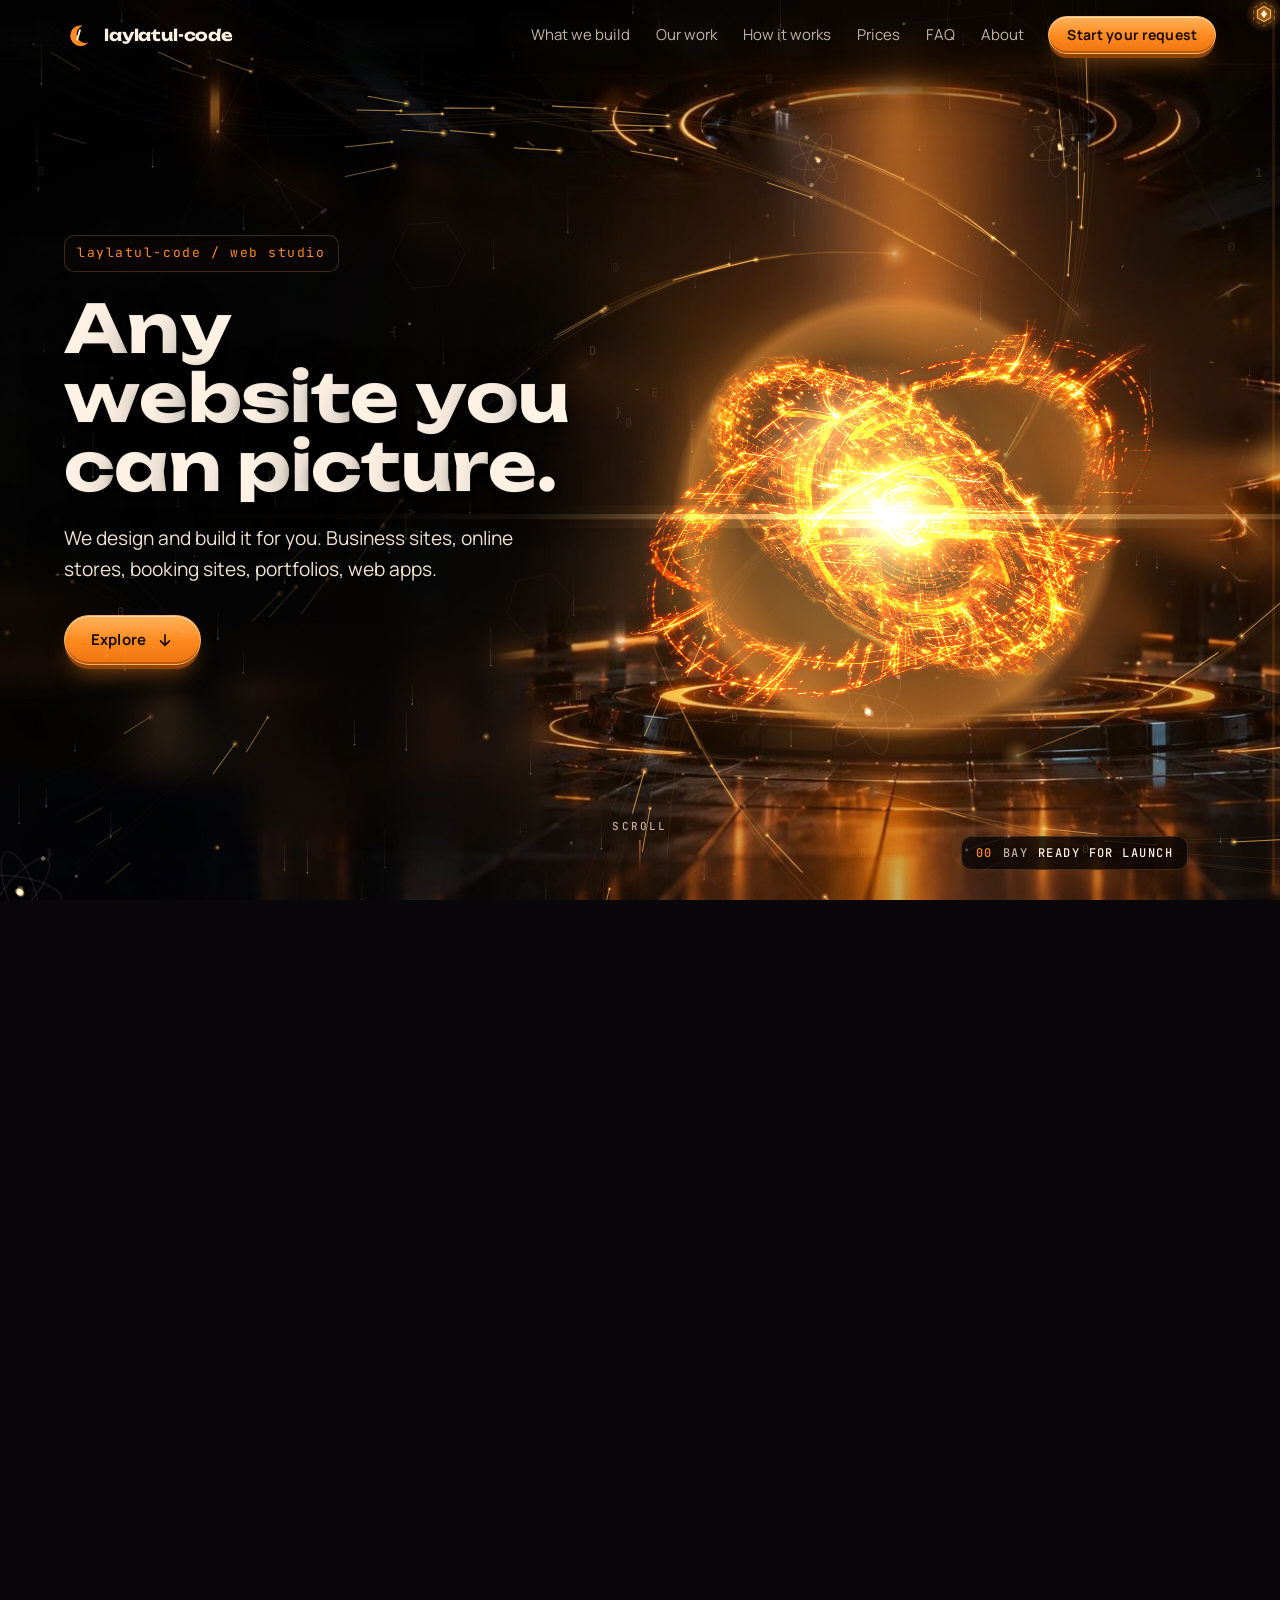
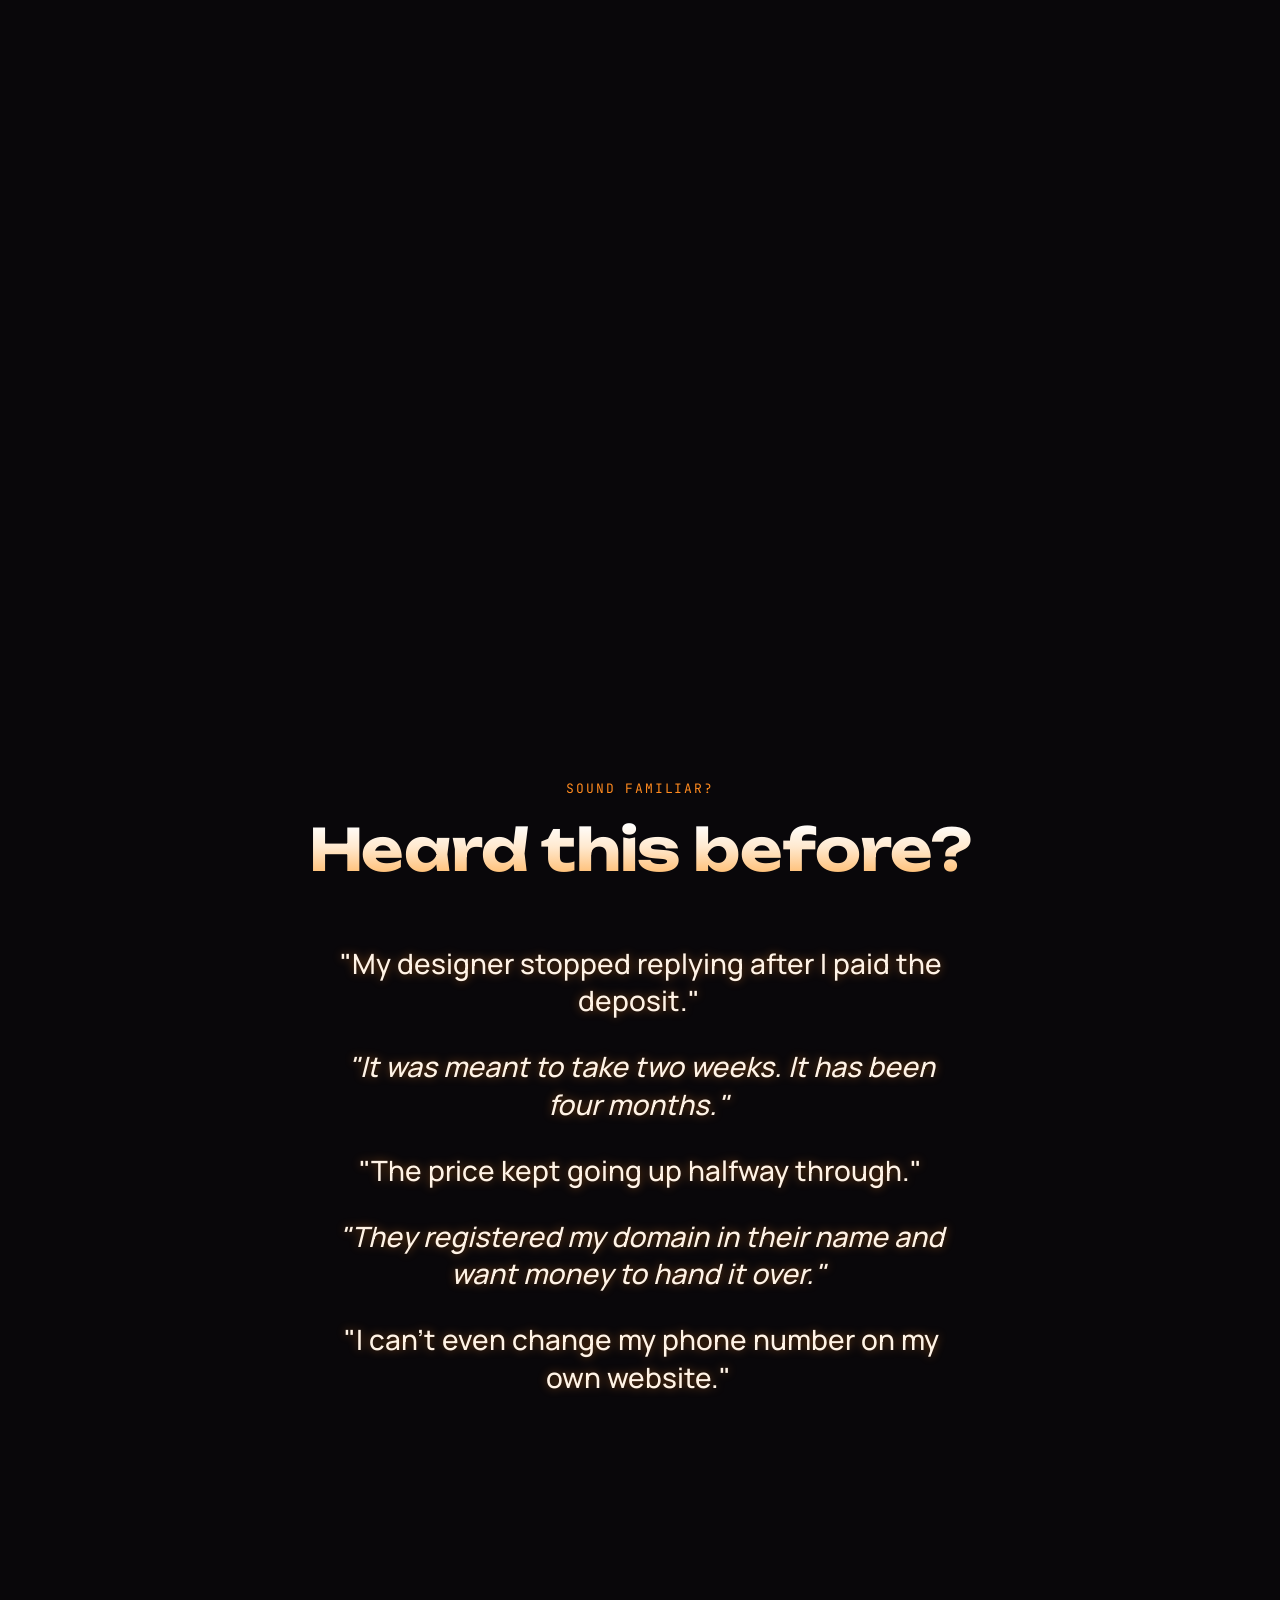
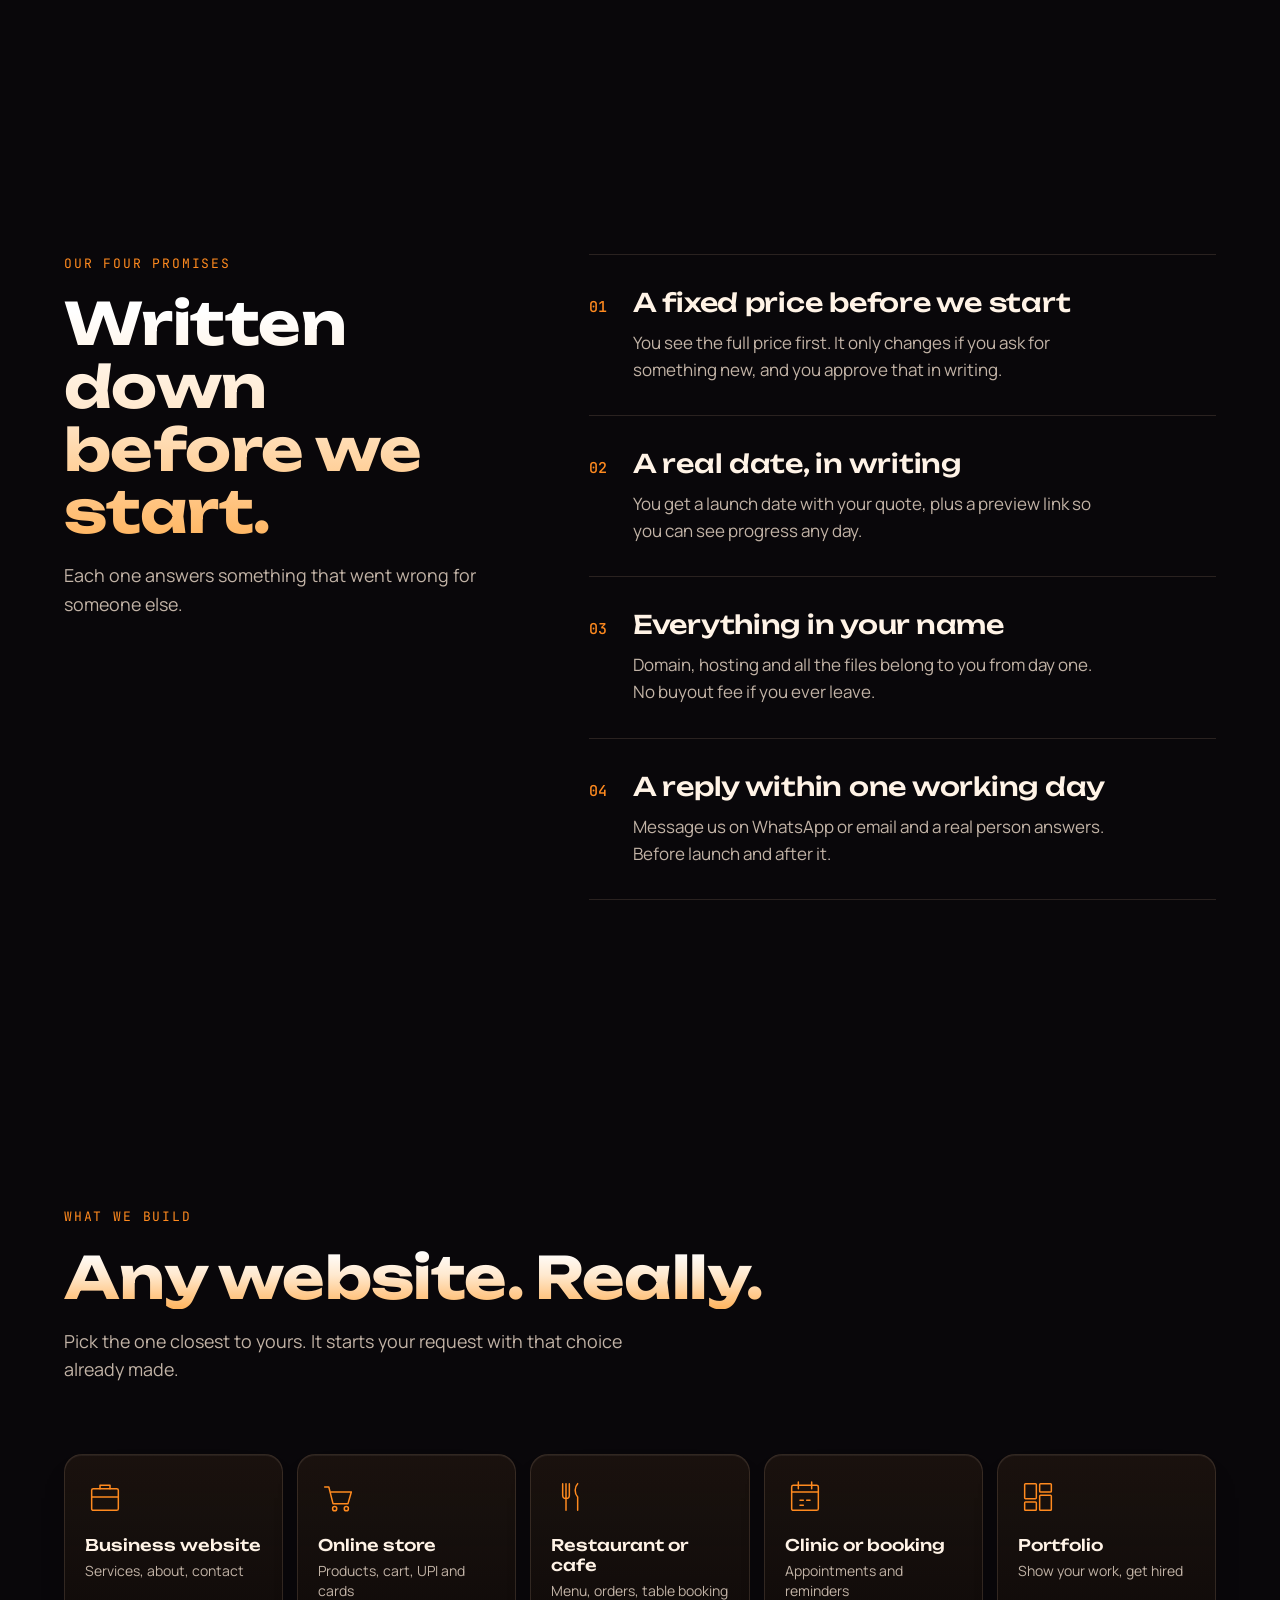
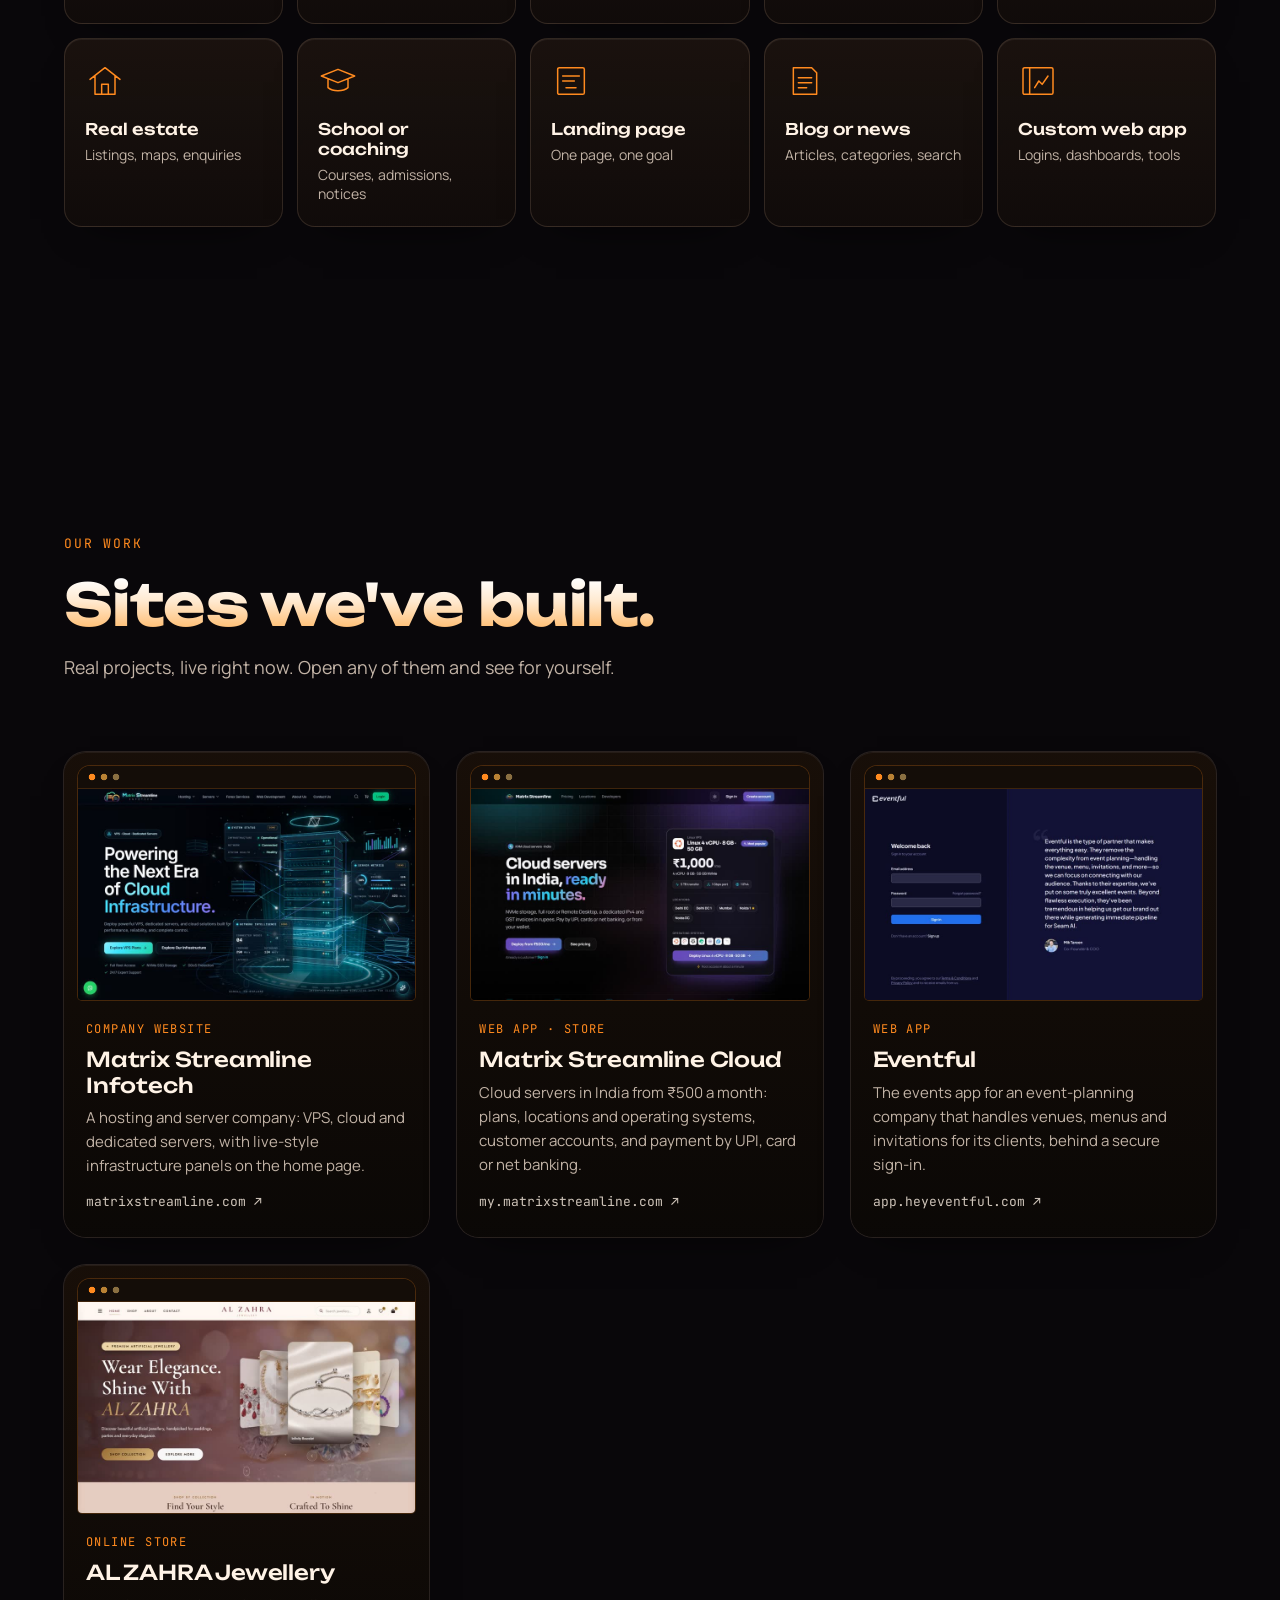
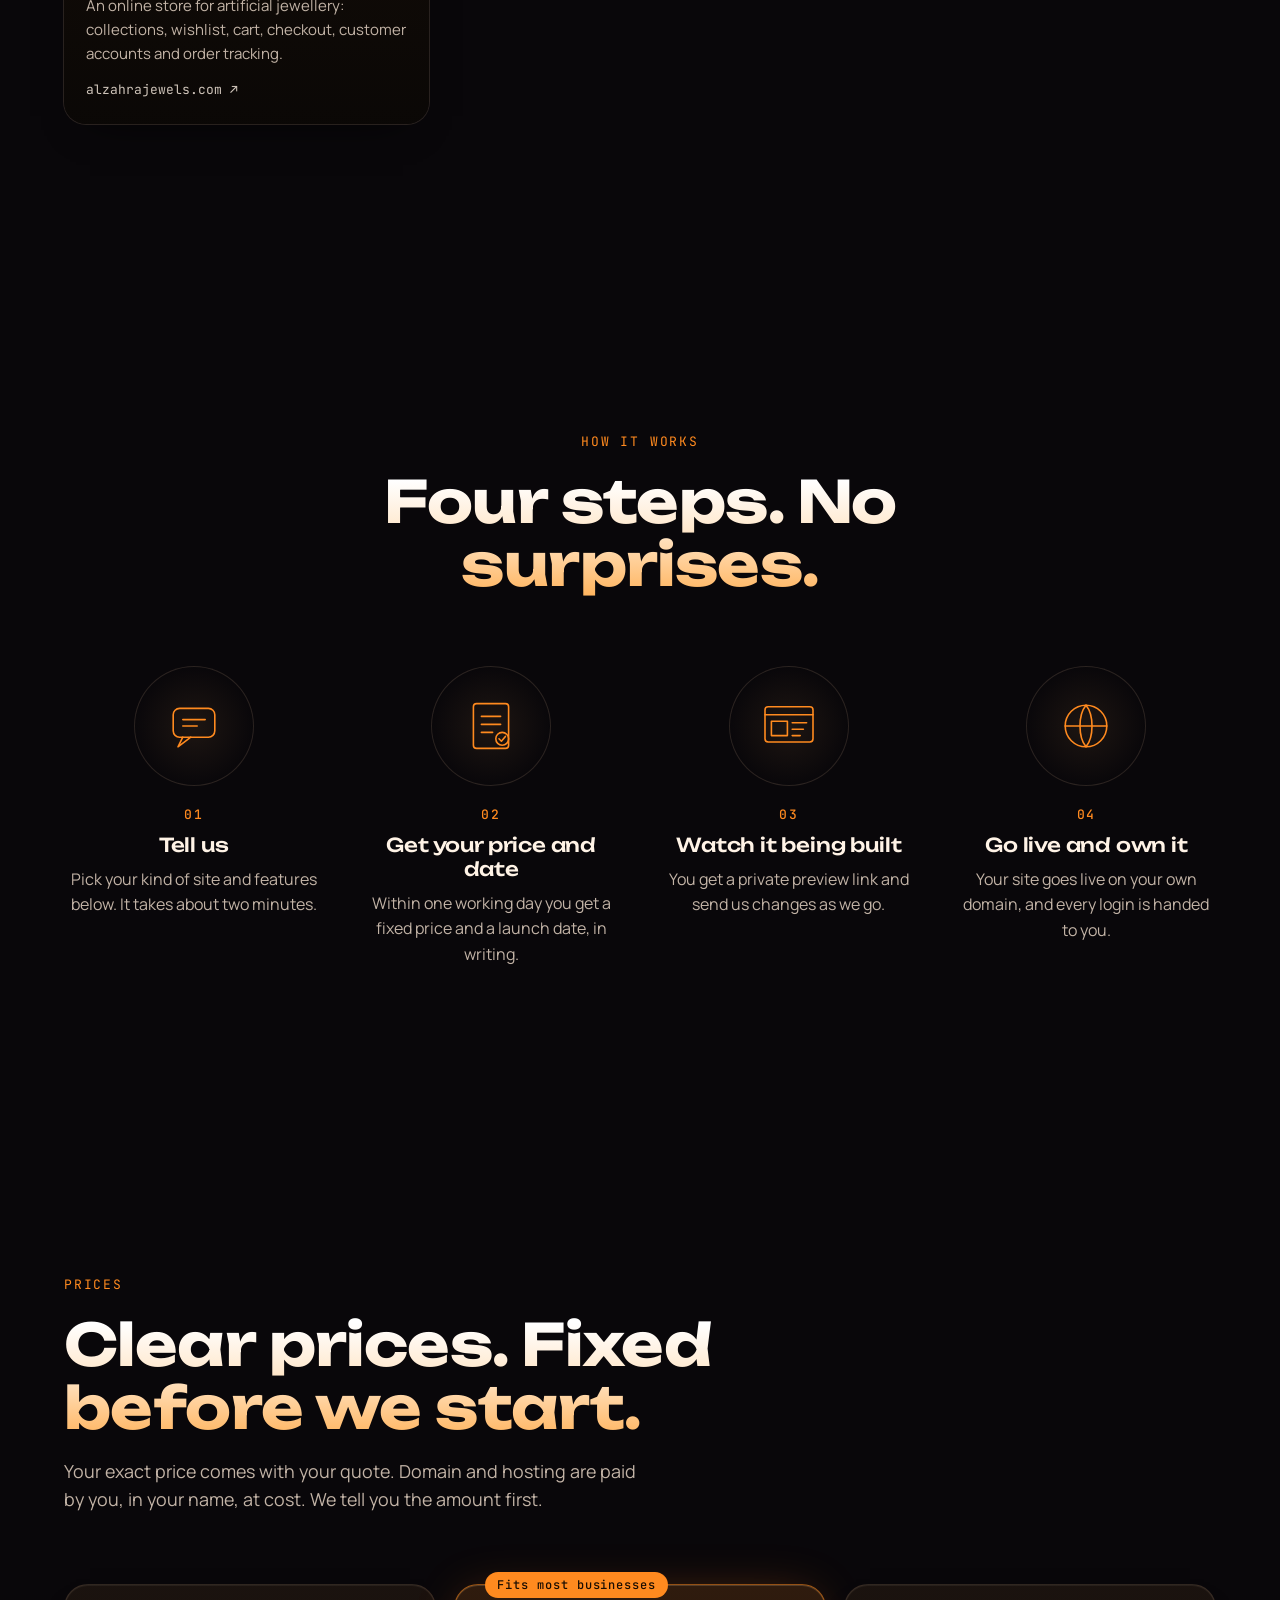
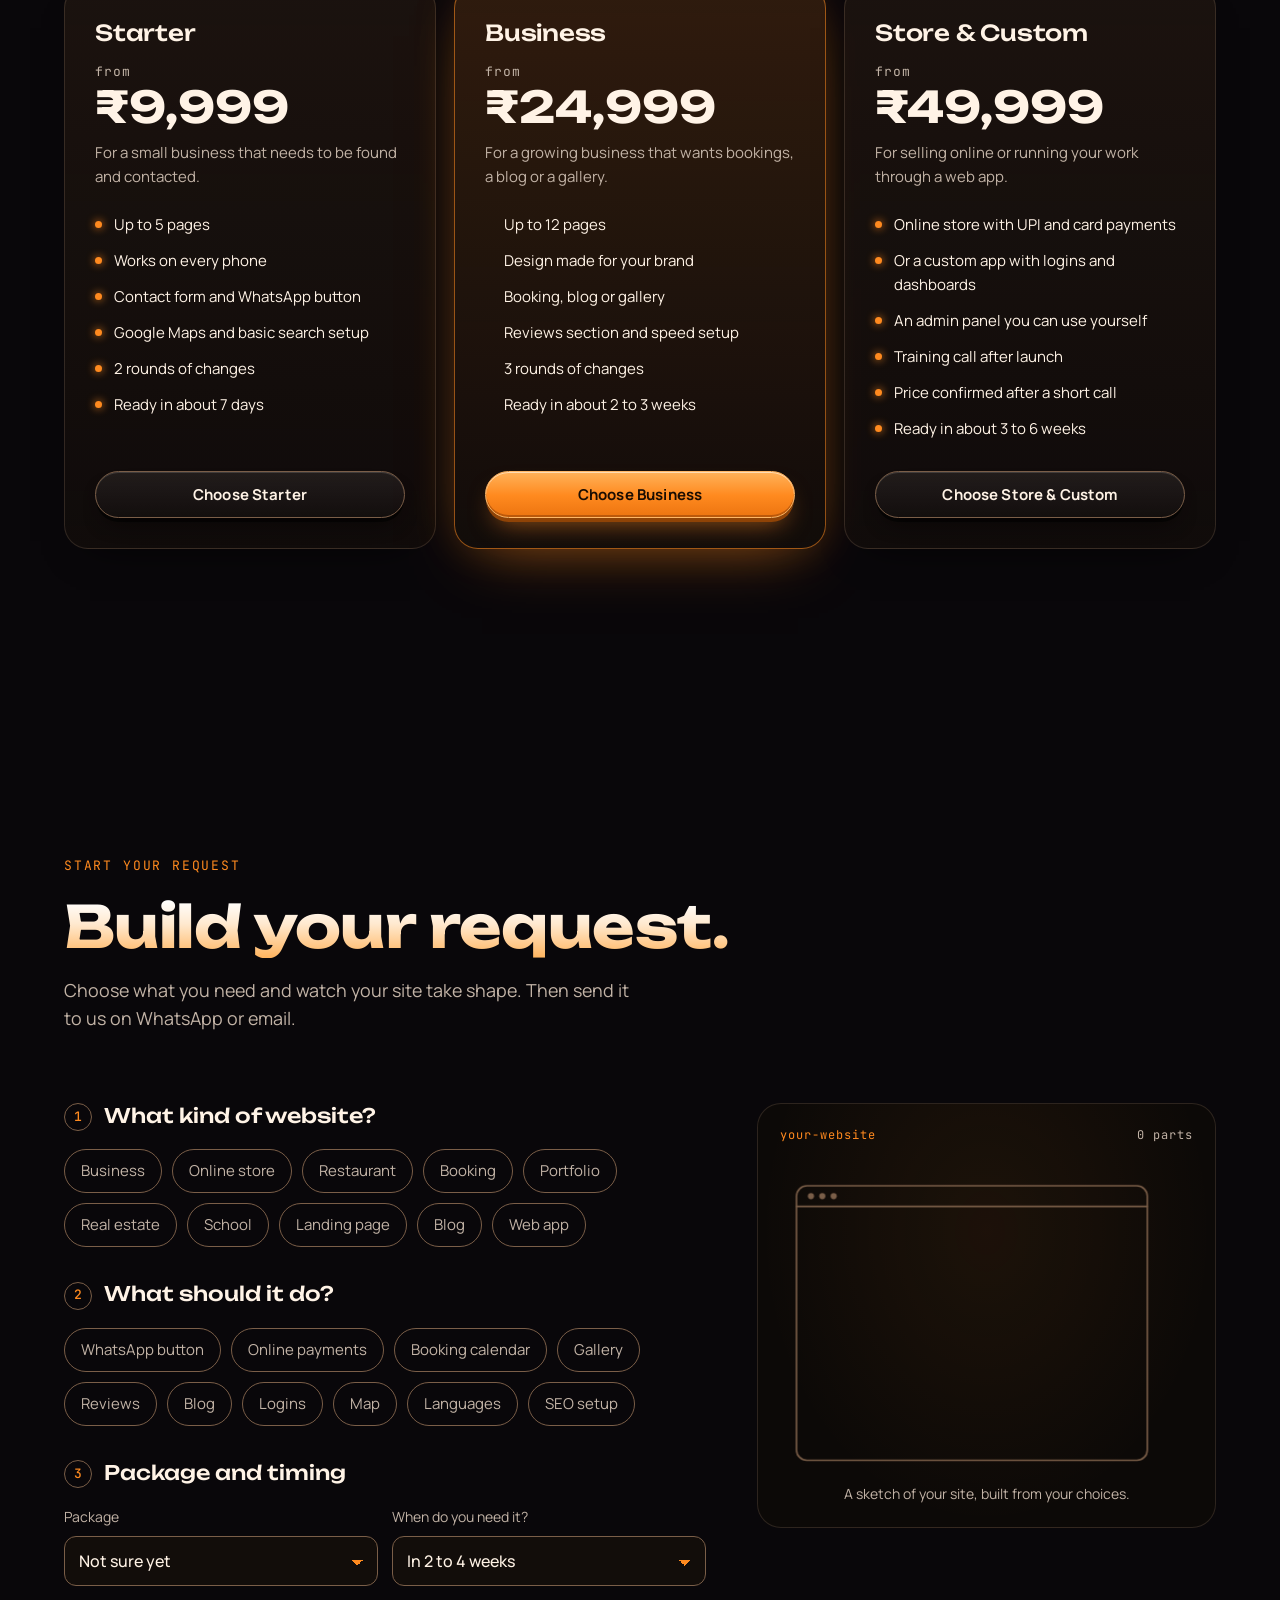
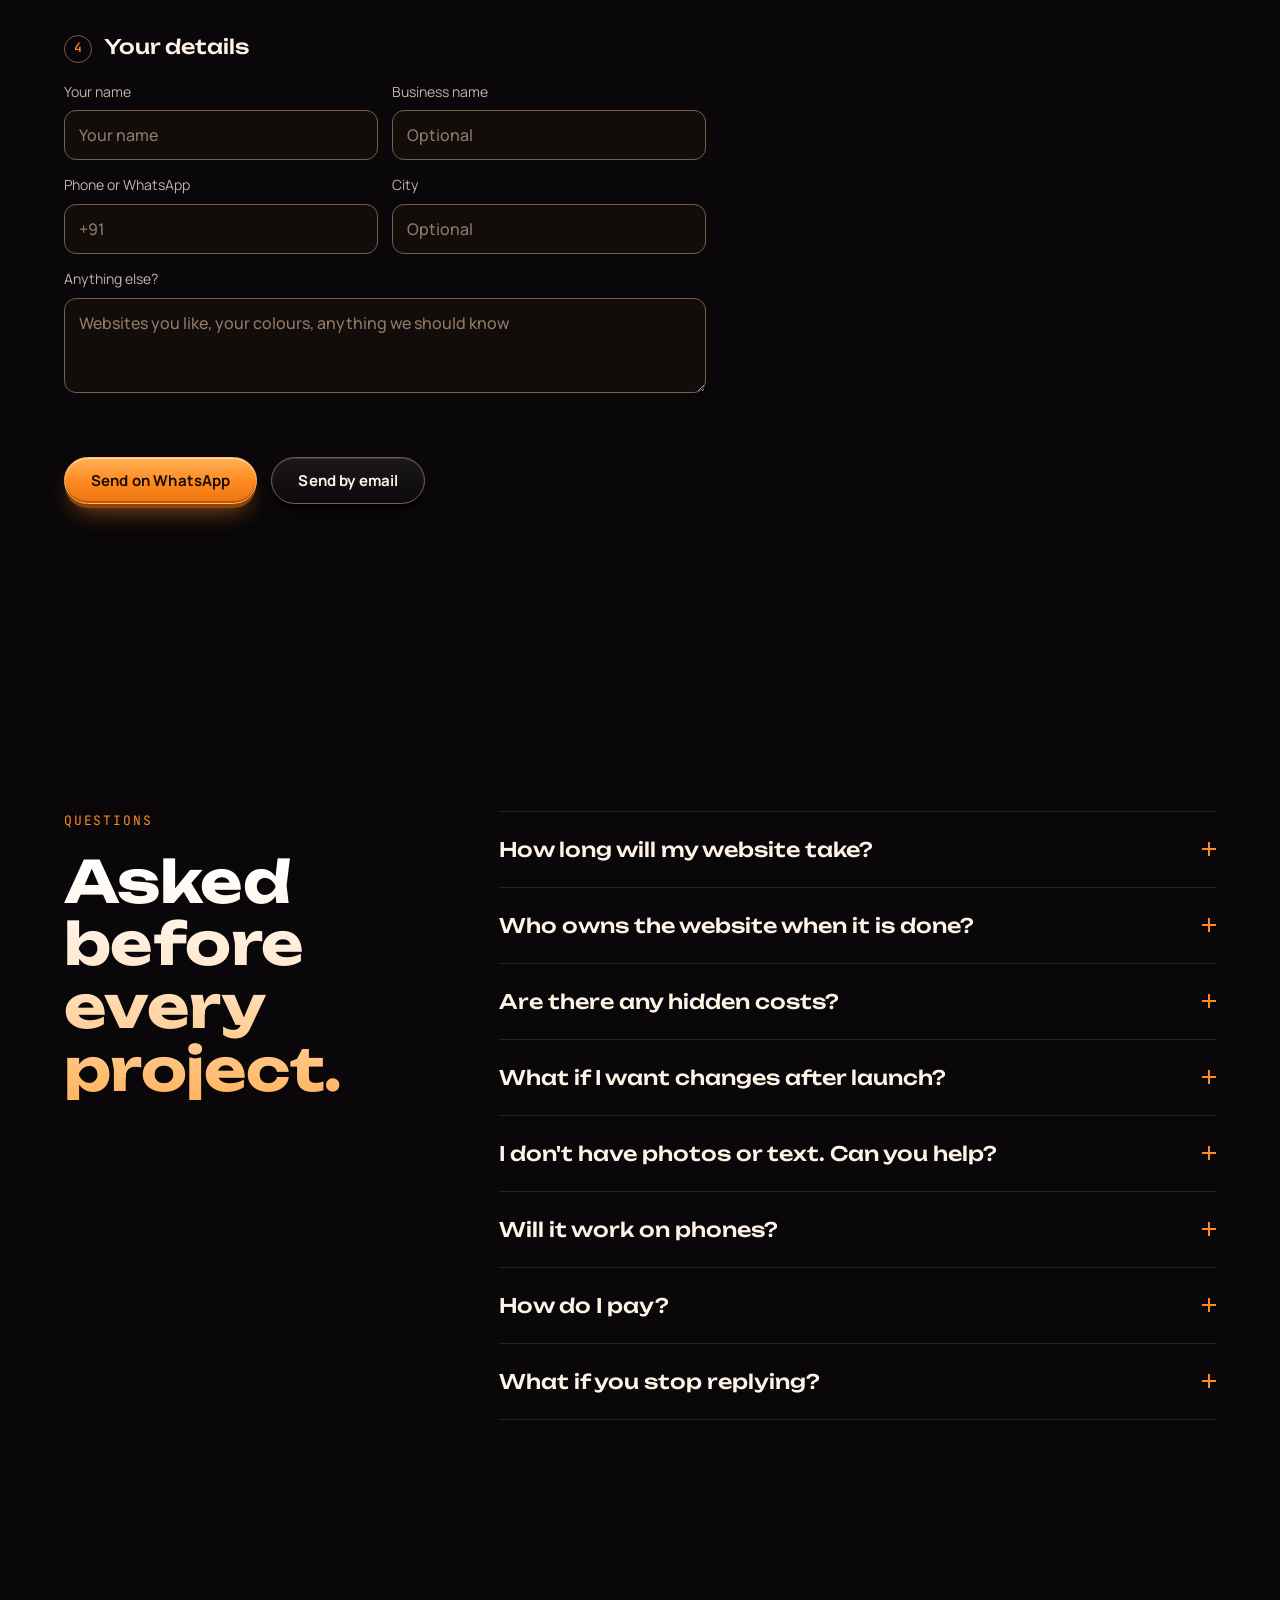
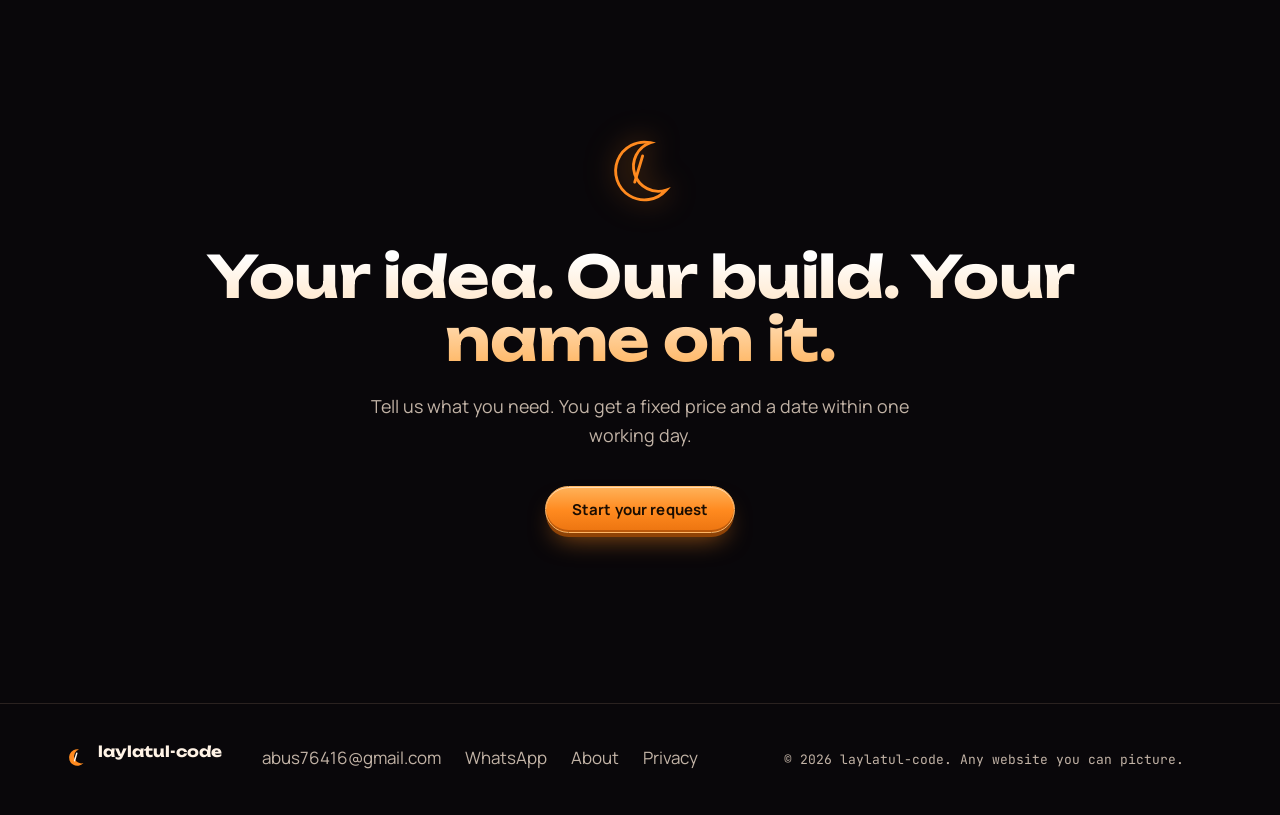
<file: laylatul-code/index.html>
<!doctype html>
<html lang="en">
<head>
<meta charset="utf-8">
<meta name="viewport" content="width=device-width, initial-scale=1">
<title>laylatul-code | Any website you can picture. We build it.</title>
<meta name="description" content="laylatul-code designs and builds websites for businesses: business sites, online stores, booking sites, portfolios and web apps. Fixed price, a real date, and everything in your name.">
<meta name="theme-color" content="#09070A">
<!-- DEPLOY STEP: og:url points at the GitHub Pages demo; change it when the site moves to its own domain. Add og:image once a share image exists. -->
<meta property="og:title" content="laylatul-code | Any website you can picture. We build it.">
<meta property="og:description" content="Fixed price, a real date, and everything in your name. Tell us what you need in two minutes.">
<meta property="og:type" content="website">
<meta property="og:url" content="https://syedjunaid07-max.github.io/laylatul-code/">
<link rel="icon" href="data:image/svg+xml,%3Csvg xmlns='http://www.w3.org/2000/svg' viewBox='0 0 64 64'%3E%3Crect width='64' height='64' rx='14' fill='%2309070A'/%3E%3Cpath d='M40 12a22 22 0 1 0 12 36A18 18 0 1 1 40 12z' fill='%23FF8A1F'/%3E%3Cpath d='M34 22l-6 20' stroke='%23FFF3E6' stroke-width='4' stroke-linecap='round'/%3E%3C/svg%3E">
<link rel="preconnect" href="https://fonts.googleapis.com">
<link rel="preconnect" href="https://fonts.gstatic.com" crossorigin>
<link href="https://fonts.googleapis.com/css2?family=JetBrains+Mono:wght@400;500&family=Manrope:wght@400;500;700&family=Unbounded:wght@500;700&display=swap" rel="stylesheet">
<link rel="stylesheet" href="assets/style.css?v=dev">
</head>
<body>
<a class="skip" href="#main">Skip to content</a>

<div class="env" aria-hidden="true"><div class="stars s1"></div><div class="stars s2"></div><div class="glow"></div></div>

<nav class="nav" aria-label="Main">
  <a class="brand" href="#top" aria-label="laylatul-code home">
    <svg class="mark" viewBox="0 0 64 64" aria-hidden="true"><path d="M40 12a22 22 0 1 0 12 36A18 18 0 1 1 40 12z" fill="currentColor"/><path d="M34 22l-6 20" stroke="var(--text-primary)" stroke-width="4" stroke-linecap="round"/></svg>
    <span>laylatul-code</span>
  </a>
  <div class="nav-links">
    <a href="#types">What we build</a>
    <a href="#work">Our work</a>
    <a href="#how">How it works</a>
    <a href="#prices">Prices</a>
    <a href="#faq">FAQ</a>
    <a href="about.html">About</a>
  </div>
  <a class="btn btn-sm" href="#build">Start your request</a>
</nav>

<header class="hero" id="top">
  <div class="stage">
    <div class="poster" aria-hidden="true"></div>
    <canvas class="night" aria-hidden="true"></canvas>
    <video id="hero-video" preload="none" muted playsinline aria-hidden="true" tabindex="-1"></video>
    <div class="scrim" aria-hidden="true"></div>
    <svg class="ring" viewBox="0 0 48 48" aria-hidden="true"><circle cx="24" cy="24" r="20" fill="none" stroke="currentColor" stroke-width="3" stroke-dasharray="126" style="stroke-dashoffset:var(--ld,126)"/></svg>

    <div class="band b1 fx-drift" data-range="0,0.24">
      <p class="kicker chip">laylatul-code / web studio</p>
      <h1 class="split">Any website you can picture.</h1>
      <p class="sub">We design and build it for you. Business sites, online stores, booking sites, portfolios, web apps.</p>
      <div class="cta-row"><a class="btn btn-explore" href="#types" data-explore>Explore <svg viewBox="0 0 24 24" aria-hidden="true"><path d="M12 5v14M6 13l6 6 6-6"/></svg></a></div>
    </div>
    <div class="band b2 fx-blur" data-range="0.28,0.50">
      <h2 class="h-blur"><span class="soft" aria-hidden="true">You tell us what you need.</span><span class="sharp">You tell us what you need.</span></h2>
      <p class="sub">Two minutes. Pick your kind of site, your features, your budget.</p>
    </div>
    <div class="band b3 fx-scatter" data-range="0.54,0.76" data-spread="0.5">
      <h2 class="split">We build it, piece by piece.</h2>
      <p class="sub">A fixed price. A real date. A preview link so you can watch it grow.</p>
    </div>
    <div class="band b4 fx-rise" data-range="0.80,1" data-ramp="0.06">
      <h2 class="split">Your website. Live. Yours to keep.</h2>
      <p class="sub">Domain, hosting and code in your name. No buyout fees, ever.</p>
      <div class="cta-row"><a class="btn" href="#build">Start your request</a><a class="btn btn-ghost" href="#prices">See prices</a></div>
    </div>

    <div class="static-copy">
      <p class="kicker chip">laylatul-code / web studio</p>
      <h1>Any website you can picture. We build it.</h1>
      <p class="sub">A fixed price, a real date, and everything in your name. Tell us what you need in two minutes.</p>
      <div class="cta-row"><a class="btn btn-explore" href="#types" data-explore>Explore <svg viewBox="0 0 24 24" aria-hidden="true"><path d="M12 5v14M6 13l6 6 6-6"/></svg></a><a class="btn btn-ghost" href="#build">Start your request</a></div>
    </div>
    <div class="hud chip" aria-hidden="true"><span class="hud-n">00</span><span class="hud-l">Bay</span><span class="hud-t">Ready for launch</span></div>
    <div class="cue" aria-hidden="true"><span>Scroll</span><i></i></div>
  </div>
</header>

<main id="main" tabindex="-1">

  <section class="problem" id="problem" aria-labelledby="problem-h">
    <p class="label">Sound familiar?</p>
    <h2 id="problem-h">Heard this before?</h2>
    <ul class="quotes">
      <li><span class="strike">"My designer stopped replying after I paid the deposit."</span></li>
      <li><span class="strike">"It was meant to take two weeks. It has been four months."</span></li>
      <li><span class="strike">"The price kept going up halfway through."</span></li>
      <li><span class="strike">"They registered my domain in their name and want money to hand it over."</span></li>
      <li><span class="strike">"I can't even change my phone number on my own website."</span></li>
    </ul>
    <p class="not-here">Not here.</p>
  </section>

  <section class="promises" id="promises" aria-labelledby="promises-h">
    <div class="promises-head">
      <p class="label">Our four promises</p>
      <h2 id="promises-h">Written down before we start.</h2>
      <p class="lede">Each one answers something that went wrong for someone else.</p>
    </div>
    <ol class="promise-list reveal">
      <li><span class="num">01</span><div><h3>A fixed price before we start</h3><p>You see the full price first. It only changes if you ask for something new, and you approve that in writing.</p></div></li>
      <li><span class="num">02</span><div><h3>A real date, in writing</h3><p>You get a launch date with your quote, plus a preview link so you can see progress any day.</p></div></li>
      <li><span class="num">03</span><div><h3>Everything in your name</h3><p>Domain, hosting and all the files belong to you from day one. No buyout fee if you ever leave.</p></div></li>
      <li><span class="num">04</span><div><h3>A reply within one working day</h3><p>Message us on WhatsApp or email and a real person answers. Before launch and after it.</p></div></li>
    </ol>
  </section>

  <section class="types" id="types" aria-labelledby="types-h">
    <div class="sec-head">
      <p class="label">What we build</p>
      <h2 id="types-h">Any website. Really.</h2>
      <p class="lede">Pick the one closest to yours. It starts your request with that choice already made.</p>
    </div>
    <div class="type-grid reveal">
      <button class="type" data-type="Business website"><svg viewBox="0 0 48 48" aria-hidden="true"><rect x="8" y="14" width="32" height="26" rx="2"/><path d="M18 14v-4h12v4M8 24h32"/></svg><b>Business website</b><span>Services, about, contact</span></button>
      <button class="type" data-type="Online store"><svg viewBox="0 0 48 48" aria-hidden="true"><path d="M8 12h5l5 20h18l4-14H16"/><circle cx="20" cy="38" r="2.5"/><circle cx="34" cy="38" r="2.5"/></svg><b>Online store</b><span>Products, cart, UPI and cards</span></button>
      <button class="type" data-type="Restaurant or cafe"><svg viewBox="0 0 48 48" aria-hidden="true"><path d="M14 8v14a4 4 0 0 0 8 0V8M18 8v32M32 8c-4 4-4 12 0 16v16"/></svg><b>Restaurant or cafe</b><span>Menu, orders, table booking</span></button>
      <button class="type" data-type="Clinic or booking site"><svg viewBox="0 0 48 48" aria-hidden="true"><rect x="8" y="10" width="32" height="30" rx="2"/><path d="M8 18h32M16 6v8M32 6v8M18 28h4M26 28h4M18 34h4"/></svg><b>Clinic or booking</b><span>Appointments and reminders</span></button>
      <button class="type" data-type="Portfolio"><svg viewBox="0 0 48 48" aria-hidden="true"><rect x="8" y="8" width="14" height="18" rx="1"/><rect x="26" y="8" width="14" height="10" rx="1"/><rect x="26" y="22" width="14" height="18" rx="1"/><rect x="8" y="30" width="14" height="10" rx="1"/></svg><b>Portfolio</b><span>Show your work, get hired</span></button>
      <button class="type" data-type="Real estate"><svg viewBox="0 0 48 48" aria-hidden="true"><path d="M6 22L24 8l18 14M12 18v22h24V18M20 40V28h8v12"/></svg><b>Real estate</b><span>Listings, maps, enquiries</span></button>
      <button class="type" data-type="School or coaching"><svg viewBox="0 0 48 48" aria-hidden="true"><path d="M4 18l20-8 20 8-20 8z M12 22v10c6 5 18 5 24 0V22"/></svg><b>School or coaching</b><span>Courses, admissions, notices</span></button>
      <button class="type" data-type="Landing page"><svg viewBox="0 0 48 48" aria-hidden="true"><rect x="8" y="8" width="32" height="32" rx="2"/><path d="M14 18h20M14 24h14M18 32h12"/></svg><b>Landing page</b><span>One page, one goal</span></button>
      <button class="type" data-type="Blog or news"><svg viewBox="0 0 48 48" aria-hidden="true"><path d="M10 8h22l6 6v26H10z M16 20h16M16 26h16M16 32h10"/></svg><b>Blog or news</b><span>Articles, categories, search</span></button>
      <button class="type" data-type="Custom web app"><svg viewBox="0 0 48 48" aria-hidden="true"><rect x="6" y="8" width="36" height="32" rx="2"/><path d="M14 8v32M20 32l5-8 4 4 7-10"/></svg><b>Custom web app</b><span>Logins, dashboards, tools</span></button>
    </div>
  </section>

  <section class="work" id="work" aria-labelledby="work-h">
    <div class="sec-head">
      <p class="label">Our work</p>
      <h2 id="work-h">Sites we've built.</h2>
      <p class="lede">Real projects, live right now. Open any of them and see for yourself.</p>
    </div>
    <div class="work-grid">
      <a class="work-card" href="https://www.matrixstreamline.com/" target="_blank" rel="noopener">
        <div class="work-shot"><img src="assets/work/matrix-streamline.jpg" alt="Matrix Streamline Infotech home page" width="800" height="500" loading="lazy" decoding="async"></div>
        <div class="work-info">
          <span class="work-tag mono">Company website</span>
          <h3>Matrix Streamline Infotech</h3>
          <p>A hosting and server company: VPS, cloud and dedicated servers, with live-style infrastructure panels on the home page.</p>
          <span class="work-url mono">matrixstreamline.com <i aria-hidden="true">&#8599;</i></span>
        </div>
      </a>
      <a class="work-card" href="https://my.matrixstreamline.com" target="_blank" rel="noopener">
        <div class="work-shot"><img src="assets/work/matrix-cloud.jpg" alt="Matrix Streamline cloud server store" width="800" height="500" loading="lazy" decoding="async"></div>
        <div class="work-info">
          <span class="work-tag mono">Web app &middot; Store</span>
          <h3>Matrix Streamline Cloud</h3>
          <p>Cloud servers in India from &#8377;500 a month: plans, locations and operating systems, customer accounts, and payment by UPI, card or net banking.</p>
          <span class="work-url mono">my.matrixstreamline.com <i aria-hidden="true">&#8599;</i></span>
        </div>
      </a>
      <a class="work-card" href="https://app.heyeventful.com/events" target="_blank" rel="noopener">
        <div class="work-shot"><img src="assets/work/eventful.jpg" alt="Eventful app sign-in screen" width="800" height="500" loading="lazy" decoding="async"></div>
        <div class="work-info">
          <span class="work-tag mono">Web app</span>
          <h3>Eventful</h3>
          <p>The events app for an event-planning company that handles venues, menus and invitations for its clients, behind a secure sign-in.</p>
          <span class="work-url mono">app.heyeventful.com <i aria-hidden="true">&#8599;</i></span>
        </div>
      </a>
      <a class="work-card" href="https://alzahrajewels.com/" target="_blank" rel="noopener">
        <div class="work-shot"><img src="assets/work/al-zahra.jpg" alt="AL ZAHRA Jewellery home page" width="800" height="500" loading="lazy" decoding="async"></div>
        <div class="work-info">
          <span class="work-tag mono">Online store</span>
          <h3>AL ZAHRA Jewellery</h3>
          <p>An online store for artificial jewellery: collections, wishlist, cart, checkout, customer accounts and order tracking.</p>
          <span class="work-url mono">alzahrajewels.com <i aria-hidden="true">&#8599;</i></span>
        </div>
      </a>
    </div>
  </section>

  <section class="how" id="how" aria-labelledby="how-h">
    <div class="sec-head center">
      <p class="label">How it works</p>
      <h2 id="how-h">Four steps. No surprises.</h2>
    </div>
    <div class="steps">
      <svg class="steps-line" viewBox="0 0 1000 20" preserveAspectRatio="none" aria-hidden="true"><path d="M0 10 H1000" pathLength="1"/></svg>
      <ol class="reveal">
        <li><div class="step-art" aria-hidden="true"><svg viewBox="0 0 80 80"><rect x="14" y="18" width="52" height="36" rx="8"/><path d="M26 54l-6 12 16-12"/><path d="M26 32h28M26 40h18"/></svg></div><span class="num">01</span><h3>Tell us</h3><p>Pick your kind of site and features below. It takes about two minutes.</p></li>
        <li><div class="step-art" aria-hidden="true"><svg viewBox="0 0 80 80"><rect x="18" y="12" width="44" height="56" rx="4"/><path d="M28 28h24M28 38h24M28 48h14"/><circle cx="54" cy="56" r="8"/><path d="M50 56l3 3 5-6"/></svg></div><span class="num">02</span><h3>Get your price and date</h3><p>Within one working day you get a fixed price and a launch date, in writing.</p></li>
        <li><div class="step-art" aria-hidden="true"><svg viewBox="0 0 80 80"><rect x="10" y="16" width="60" height="44" rx="4"/><path d="M10 26h60"/><rect x="18" y="34" width="20" height="18"/><path d="M44 36h18M44 44h14M44 52h10"/></svg></div><span class="num">03</span><h3>Watch it being built</h3><p>You get a private preview link and send us changes as we go.</p></li>
        <li><div class="step-art" aria-hidden="true"><svg viewBox="0 0 80 80"><circle cx="40" cy="40" r="26"/><path d="M14 40h52M40 14c-10 12-10 40 0 52M40 14c10 12 10 40 0 52"/></svg></div><span class="num">04</span><h3>Go live and own it</h3><p>Your site goes live on your own domain, and every login is handed to you.</p></li>
      </ol>
    </div>
  </section>

  <section class="prices" id="prices" aria-labelledby="prices-h">
    <div class="sec-head">
      <p class="label">Prices</p>
      <h2 id="prices-h">Clear prices. Fixed before we start.</h2>
      <p class="lede">Your exact price comes with your quote. Domain and hosting are paid by you, in your name, at cost. We tell you the amount first.</p>
    </div>
    <div class="plans reveal">
      <article class="plan">
        <h3>Starter</h3>
        <p class="price"><small>from</small> &#8377;9,999</p>
        <p class="fit">For a small business that needs to be found and contacted.</p>
        <ul><li>Up to 5 pages</li><li>Works on every phone</li><li>Contact form and WhatsApp button</li><li>Google Maps and basic search setup</li><li>2 rounds of changes</li><li>Ready in about 7 days</li></ul>
        <button class="btn btn-ghost pick" data-plan="Starter (from Rs 9,999)">Choose Starter</button>
      </article>
      <article class="plan featured">
        <p class="tag">Fits most businesses</p>
        <h3>Business</h3>
        <p class="price"><small>from</small> &#8377;24,999</p>
        <p class="fit">For a growing business that wants bookings, a blog or a gallery.</p>
        <ul><li>Up to 12 pages</li><li>Design made for your brand</li><li>Booking, blog or gallery</li><li>Reviews section and speed setup</li><li>3 rounds of changes</li><li>Ready in about 2 to 3 weeks</li></ul>
        <button class="btn pick" data-plan="Business (from Rs 24,999)">Choose Business</button>
      </article>
      <article class="plan">
        <h3>Store &amp; Custom</h3>
        <p class="price"><small>from</small> &#8377;49,999</p>
        <p class="fit">For selling online or running your work through a web app.</p>
        <ul><li>Online store with UPI and card payments</li><li>Or a custom app with logins and dashboards</li><li>An admin panel you can use yourself</li><li>Training call after launch</li><li>Price confirmed after a short call</li><li>Ready in about 3 to 6 weeks</li></ul>
        <button class="btn btn-ghost pick" data-plan="Store and Custom (from Rs 49,999)">Choose Store &amp; Custom</button>
      </article>
    </div>
  </section>

  <section class="build" id="build" aria-labelledby="build-h">
    <div class="sec-head">
      <p class="label">Start your request</p>
      <h2 id="build-h">Build your request.</h2>
      <p class="lede">Choose what you need and watch your site take shape. Then send it to us on WhatsApp or email.</p>
    </div>
    <div class="builder">
      <form class="bform" id="bform" novalidate>
        <fieldset>
          <legend><span class="mono">1</span> What kind of website?</legend>
          <div class="chips" id="type-chips">
            <label><input type="radio" name="type" value="Business website"><span>Business</span></label>
            <label><input type="radio" name="type" value="Online store"><span>Online store</span></label>
            <label><input type="radio" name="type" value="Restaurant or cafe"><span>Restaurant</span></label>
            <label><input type="radio" name="type" value="Clinic or booking site"><span>Booking</span></label>
            <label><input type="radio" name="type" value="Portfolio"><span>Portfolio</span></label>
            <label><input type="radio" name="type" value="Real estate"><span>Real estate</span></label>
            <label><input type="radio" name="type" value="School or coaching"><span>School</span></label>
            <label><input type="radio" name="type" value="Landing page"><span>Landing page</span></label>
            <label><input type="radio" name="type" value="Blog or news"><span>Blog</span></label>
            <label><input type="radio" name="type" value="Custom web app"><span>Web app</span></label>
          </div>
        </fieldset>
        <fieldset>
          <legend><span class="mono">2</span> What should it do?</legend>
          <div class="chips">
            <label><input type="checkbox" name="feat" value="WhatsApp chat button"><span>WhatsApp button</span></label>
            <label><input type="checkbox" name="feat" value="Online payments"><span>Online payments</span></label>
            <label><input type="checkbox" name="feat" value="Booking calendar"><span>Booking calendar</span></label>
            <label><input type="checkbox" name="feat" value="Photo gallery"><span>Gallery</span></label>
            <label><input type="checkbox" name="feat" value="Customer reviews"><span>Reviews</span></label>
            <label><input type="checkbox" name="feat" value="Blog"><span>Blog</span></label>
            <label><input type="checkbox" name="feat" value="Customer logins"><span>Logins</span></label>
            <label><input type="checkbox" name="feat" value="Google Maps"><span>Map</span></label>
            <label><input type="checkbox" name="feat" value="More than one language"><span>Languages</span></label>
            <label><input type="checkbox" name="feat" value="Search engine setup (SEO)"><span>SEO setup</span></label>
          </div>
        </fieldset>
        <fieldset>
          <legend><span class="mono">3</span> Package and timing</legend>
          <div class="two">
            <label class="field"><span>Package</span>
              <select name="plan" id="plan">
                <option value="Not sure yet">Not sure yet</option>
                <option value="Starter (from Rs 9,999)">Starter, from &#8377;9,999</option>
                <option value="Business (from Rs 24,999)">Business, from &#8377;24,999</option>
                <option value="Store and Custom (from Rs 49,999)">Store &amp; Custom, from &#8377;49,999</option>
              </select></label>
            <label class="field"><span>When do you need it?</span>
              <select name="when">
                <option value="As soon as possible">As soon as possible</option>
                <option value="In 2 to 4 weeks" selected>In 2 to 4 weeks</option>
                <option value="No rush">No rush</option>
              </select></label>
          </div>
        </fieldset>
        <fieldset>
          <legend><span class="mono">4</span> Your details</legend>
          <div class="two">
            <label class="field"><span>Your name</span><input name="name" autocomplete="name" placeholder="Your name" required></label>
            <label class="field"><span>Business name</span><input name="biz" autocomplete="organization" placeholder="Optional"></label>
            <label class="field"><span>Phone or WhatsApp</span><input name="phone" type="tel" autocomplete="tel" placeholder="+91"></label>
            <label class="field"><span>City</span><input name="city" autocomplete="address-level2" placeholder="Optional"></label>
          </div>
          <label class="field"><span>Anything else?</span><textarea name="notes" rows="3" placeholder="Websites you like, your colours, anything we should know"></textarea></label>
        </fieldset>
        <p class="err" id="err" role="alert"></p>
        <div class="send-row">
          <button type="submit" class="btn" data-via="wa">Send on WhatsApp</button>
          <button type="submit" class="btn btn-ghost" data-via="mail">Send by email</button>
        </div>
        <div class="done" id="done" hidden tabindex="-1">
          <h3>Your request is ready.</h3>
          <p id="done-msg">Your app has opened with your request written out. Press send there and we reply within one working day.</p>
          <button type="button" class="btn btn-ghost btn-sm" id="copy">Didn't open? Copy my request</button>
        </div>
      </form>

      <div class="blueprint" aria-hidden="true">
        <div class="bp-label mono"><span id="bp-title">your-website</span><span id="bp-count">0 parts</span></div>
        <svg viewBox="0 0 400 300" id="bp">
          <g class="frame on"><rect x="16" y="26" width="340" height="266" rx="10" pathLength="1"/><path d="M16 46h340" pathLength="1"/><circle cx="30" cy="36" r="3"/><circle cx="41" cy="36" r="3"/><circle cx="52" cy="36" r="3"/></g>
          <g class="grp g-nav"><path d="M30 60h40M250 60h22M280 60h22M310 60h30" pathLength="1"/></g>
          <g class="grp g-hero"><rect x="30" y="72" width="312" height="62" rx="6" pathLength="1"/><path d="M44 92h120M44 104h80" pathLength="1"/><rect x="44" y="114" width="44" height="10" rx="5" pathLength="1"/></g>
          <g class="grp t-business t-school"><rect x="30" y="146" width="96" height="62" rx="6" pathLength="1"/><rect x="138" y="146" width="96" height="62" rx="6" pathLength="1"/><rect x="246" y="146" width="96" height="62" rx="6" pathLength="1"/></g>
          <g class="grp t-store"><rect x="30" y="146" width="70" height="70" rx="6" pathLength="1"/><rect x="110" y="146" width="70" height="70" rx="6" pathLength="1"/><rect x="190" y="146" width="70" height="70" rx="6" pathLength="1"/><rect x="270" y="146" width="70" height="70" rx="6" pathLength="1"/><path d="M38 228h50M118 228h50M198 228h50M278 228h50" pathLength="1"/></g>
          <g class="grp t-restaurant"><path d="M30 152h140M30 168h120M30 184h134M30 200h110M30 216h126" pathLength="1"/><rect x="200" y="146" width="142" height="80" rx="6" pathLength="1"/></g>
          <g class="grp t-booking"><rect x="30" y="146" width="200" height="110" rx="6" pathLength="1"/><path d="M30 168h200M70 146v110M110 146v110M150 146v110M190 146v110M30 190h200M30 212h200M30 234h200" pathLength="1"/><rect x="246" y="146" width="96" height="40" rx="6" pathLength="1"/></g>
          <g class="grp t-portfolio"><rect x="30" y="146" width="96" height="110" rx="6" pathLength="1"/><rect x="138" y="146" width="96" height="50" rx="6" pathLength="1"/><rect x="138" y="206" width="96" height="50" rx="6" pathLength="1"/><rect x="246" y="146" width="96" height="110" rx="6" pathLength="1"/></g>
          <g class="grp t-realestate"><rect x="30" y="146" width="150" height="50" rx="6" pathLength="1"/><rect x="30" y="206" width="150" height="50" rx="6" pathLength="1"/><rect x="192" y="146" width="150" height="110" rx="6" pathLength="1"/><path d="M267 178c-14 0-20 12-12 24l12 16 12-16c8-12 2-24-12-24z" pathLength="1"/></g>
          <g class="grp t-landing"><path d="M120 160h132M140 176h92" pathLength="1"/><rect x="150" y="194" width="72" height="22" rx="11" pathLength="1"/></g>
          <g class="grp t-blog"><rect x="30" y="146" width="200" height="40" rx="6" pathLength="1"/><path d="M30 200h200M30 212h170M30 232h200M30 244h150" pathLength="1"/><rect x="246" y="146" width="96" height="110" rx="6" pathLength="1"/></g>
          <g class="grp t-app"><rect x="30" y="72" width="60" height="184" rx="6" pathLength="1"/><path d="M110 236l40-50 36 26 50-70 50 40 50-46" pathLength="1"/><rect x="104" y="146" width="238" height="110" rx="6" pathLength="1"/></g>
          <g class="grp f-whatsapp"><circle cx="336" cy="268" r="12" pathLength="1"/><path d="M330 274l2-5a6 6 0 1 1 3 3z" pathLength="1"/></g>
          <g class="grp f-pay"><rect x="252" y="228" width="44" height="28" rx="4" pathLength="1"/><path d="M252 236h44M258 248h12" pathLength="1"/></g>
          <g class="grp f-cal"><rect x="300" y="78" width="36" height="30" rx="3" pathLength="1"/><path d="M300 86h36M308 74v8M328 74v8" pathLength="1"/></g>
          <g class="grp f-gallery"><rect x="30" y="266" width="40" height="18" rx="3" pathLength="1"/><rect x="76" y="266" width="40" height="18" rx="3" pathLength="1"/><rect x="122" y="266" width="40" height="18" rx="3" pathLength="1"/></g>
          <g class="grp f-reviews"><path d="M176 272l3 6 6 1-4 4 1 6-6-3-6 3 1-6-4-4 6-1zM200 272l3 6 6 1-4 4 1 6-6-3-6 3 1-6-4-4 6-1zM224 272l3 6 6 1-4 4 1 6-6-3-6 3 1-6-4-4 6-1z" pathLength="1"/></g>
          <g class="grp f-blog"><path d="M250 92h80M250 102h60M250 112h70" pathLength="1"/></g>
          <g class="grp f-login"><circle cx="224" cy="60" r="7" pathLength="1"/><path d="M214 72a10 10 0 0 1 20 0" pathLength="1"/></g>
          <g class="grp f-map"><path d="M300 150l-12 5v30l12-5 14 5 12-5v-30l-12 5z M300 150v30M314 155v30" pathLength="1"/></g>
          <g class="grp f-lang"><circle cx="196" cy="60" r="7" pathLength="1"/><path d="M189 60h14M196 53c-4 4-4 10 0 14M196 53c4 4 4 10 0 14" pathLength="1"/></g>
          <g class="grp f-seo"><circle cx="90" cy="60" r="6" pathLength="1"/><path d="M95 65l6 6" pathLength="1"/></g>
        </svg>
        <p class="bp-note">A sketch of your site, built from your choices.</p>
      </div>
    </div>
  </section>

  <section class="faq" id="faq" aria-labelledby="faq-h">
    <div class="faq-head">
      <p class="label">Questions</p>
      <h2 id="faq-h">Asked before every project.</h2>
    </div>
    <div class="faq-list">
      <details><summary>How long will my website take?</summary><p>A Starter site takes about 7 days, a Business site about 2 to 3 weeks, and a store or web app about 3 to 6 weeks. Your exact date comes with your quote, in writing.</p></details>
      <details><summary>Who owns the website when it is done?</summary><p>You do. The domain and hosting are registered in your name, and you get every login and every file. If you ever want to move, you take it all with you. No buyout fee.</p></details>
      <details><summary>Are there any hidden costs?</summary><p>No. Your price is fixed before we start. The only other cost is your domain and hosting, which you pay directly, in your name. We tell you the exact amount up front.</p></details>
      <details><summary>What if I want changes after launch?</summary><p>Small edits are free for 30 days after launch. After that, message us and we tell you the price of a change before we make it.</p></details>
      <details><summary>I don't have photos or text. Can you help?</summary><p>Yes. We write the words with you and find or create the pictures. You approve everything before it goes live.</p></details>
      <details><summary>Will it work on phones?</summary><p>Yes. Most of your visitors will be on a phone, so we design for phones first and test on real ones before launch.</p></details>
      <details><summary>How do I pay?</summary><p>Half to start and half when you are happy, before the site goes live. UPI and bank transfer both work.</p></details>
      <details><summary>What if you stop replying?</summary><p>We reply within one working day, and you have a preview link to see progress at any time. You never have to wonder what is happening.</p></details>
    </div>
  </section>

  <section class="final" aria-labelledby="final-h">
    <svg class="final-mark" viewBox="0 0 64 64" aria-hidden="true"><path d="M40 12a22 22 0 1 0 12 36A18 18 0 1 1 40 12z"/><path d="M34 22l-6 20"/></svg>
    <h2 id="final-h">Your idea. Our build. Your name on it.</h2>
    <p class="lede">Tell us what you need. You get a fixed price and a date within one working day.</p>
    <a class="btn" href="#build">Start your request</a>
  </section>
</main>

<footer class="foot">
  <div class="foot-brand"><svg class="mark" viewBox="0 0 64 64" aria-hidden="true"><path d="M40 12a22 22 0 1 0 12 36A18 18 0 1 1 40 12z" fill="currentColor"/><path d="M34 22l-6 20" stroke="var(--text-primary)" stroke-width="4" stroke-linecap="round"/></svg><span>laylatul-code</span></div>
  <div class="foot-links">
    <a href="mailto:abus76416@gmail.com">abus76416@gmail.com</a>
    <a class="wa-link" href="#build">WhatsApp</a>
    <a href="about.html">About</a>
    <a href="privacy.html">Privacy</a>
  </div>
  <p class="mono small">&copy; <span id="yr">2026</span> laylatul-code. Any website you can picture.</p>
</footer>

<div class="req" id="req" hidden>
  <div class="req-backdrop" data-close></div>
  <div class="req-panel" role="dialog" aria-modal="true" aria-labelledby="req-title" tabindex="-1">
    <button class="req-x" type="button" aria-label="Close" data-close><svg viewBox="0 0 24 24" aria-hidden="true"><path d="M6 6l12 12M18 6L6 18"/></svg></button>
    <div class="req-body">
      <div class="req-head">
        <p class="label">Start your request</p>
        <h2 id="req-title">Build your request.</h2>
        <p class="lede">Choose what you need and watch your site take shape. Then send it to us on WhatsApp or email.</p>
      </div>
    </div>
    <div class="req-stay" role="alertdialog" aria-modal="true" aria-labelledby="stay-h" aria-describedby="stay-p" hidden>
      <div class="stay-card">
        <div class="stay-orb" aria-hidden="true"></div>
        <h3 id="stay-h">Leaving? Your website is two minutes away.</h3>
        <p id="stay-p">Tell us what you need now, and within one working day you get a fixed price and a launch date, in writing. Asking costs nothing.</p>
        <ul class="stay-list">
          <li>Websites from &#8377;9,999, the price fixed before we start</li>
          <li>Watch it being built on your own preview link</li>
          <li>Domain, hosting and code in your name. No buyout fees, ever.</li>
        </ul>
        <div class="stay-row">
          <button class="btn" type="button" data-stay>Keep building</button>
          <button class="btn btn-ghost" type="button" data-leave>Leave anyway</button>
        </div>
      </div>
    </div>
  </div>
</div>
<div class="rail" aria-hidden="true"><i class="rail-fill"></i><b class="rail-orb"><svg viewBox="-20 -20 40 40"><polygon class="ro-ring" points="0,-16 13.86,-8 13.86,8 0,16 -13.86,8 -13.86,-8"/><polygon class="ro-hex" points="0,-10 8.66,-5 8.66,5 0,10 -8.66,5 -8.66,-5"/><polygon class="ro-core" points="0,-5.5 4,0 0,5.5 -4,0"/><g class="ro-orbit"><circle r="1.7" cx="0" cy="-16"/><circle r="1.2" cx="0" cy="16"/></g></svg><i class="ro-tail"></i></b><span class="rail-tip"><span>Intro</span><b>0%</b></span></div>
<button class="orb-btn" type="button" aria-label="Back to top" aria-hidden="true" tabindex="-1"><span class="orb-btn-art" aria-hidden="true"></span><svg viewBox="0 0 24 24" aria-hidden="true"><path d="M12 19V5M6 11l6-6 6 6"/></svg></button>
<script src="assets/app.js?v=dev"></script>
<script src="assets/config.js?v=dev"></script>
<script src="assets/assistant.js?v=dev" defer></script>
</body>
</html>
</file>
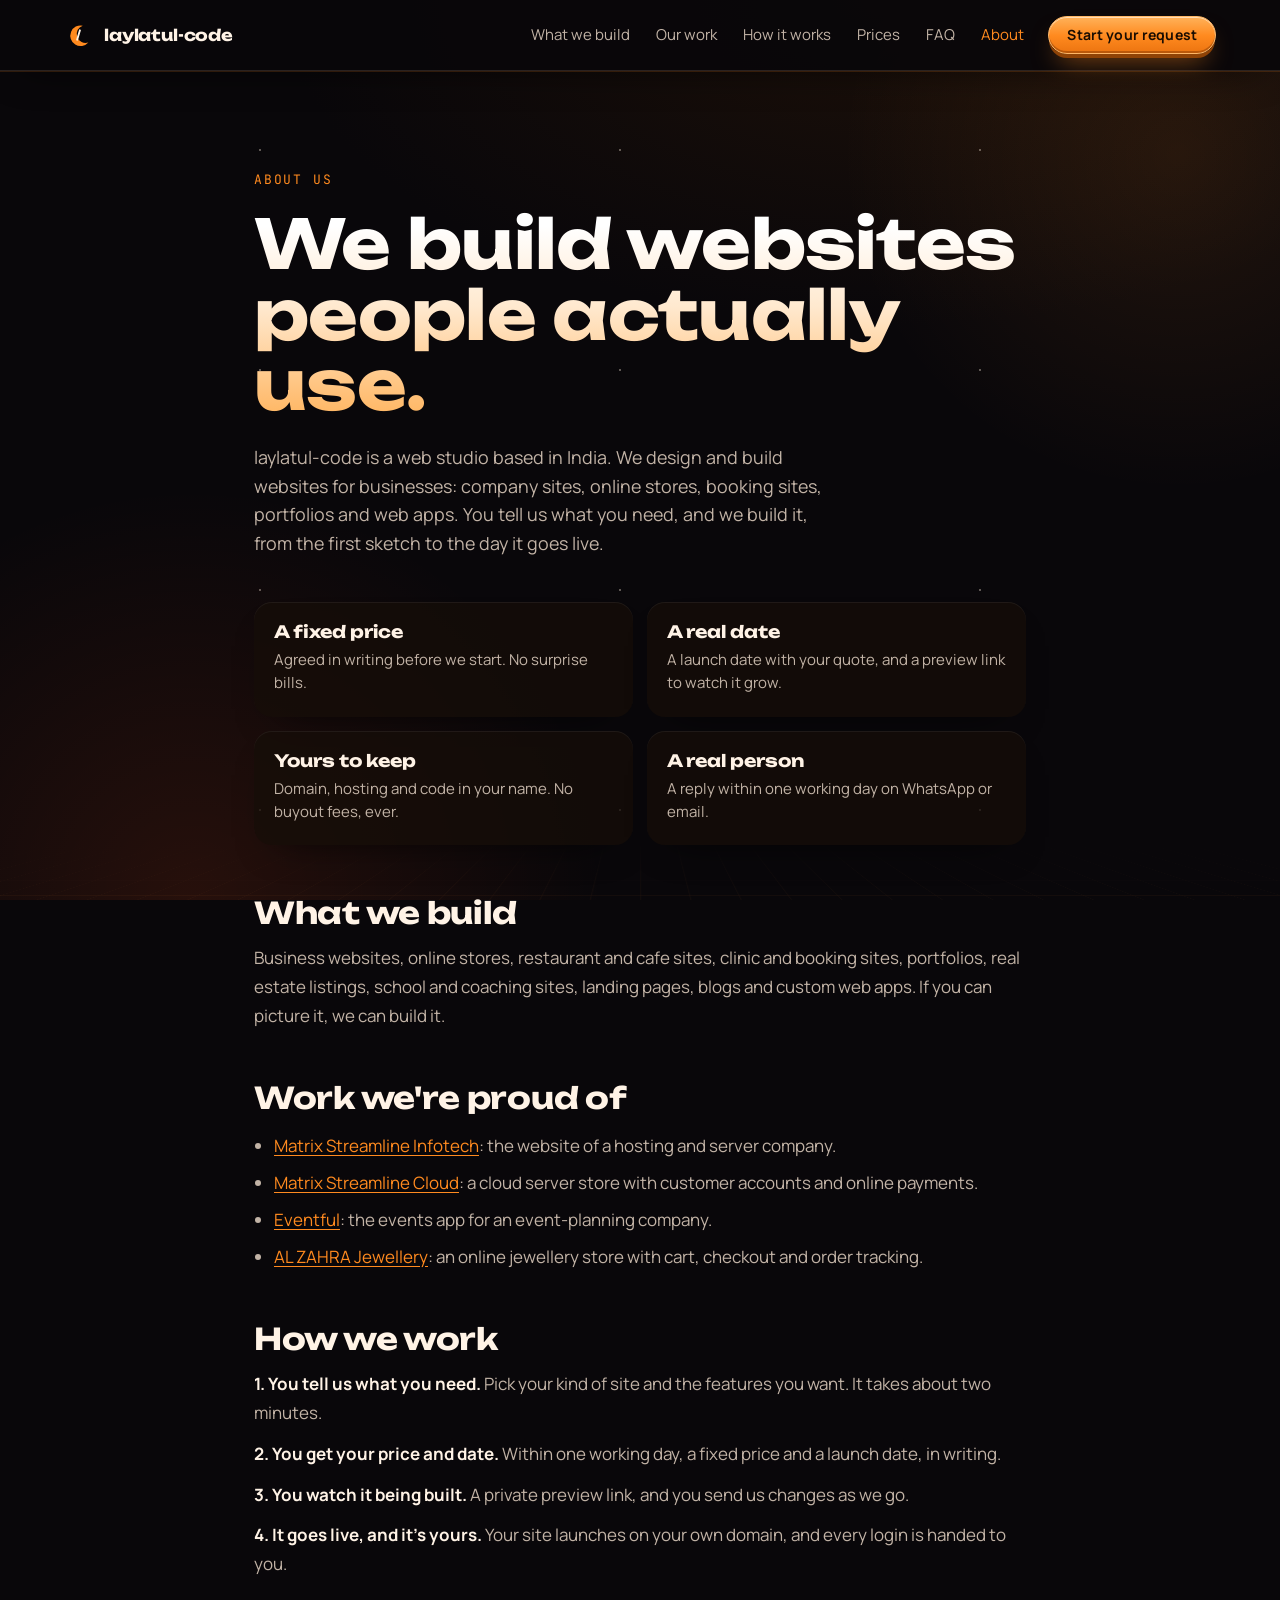
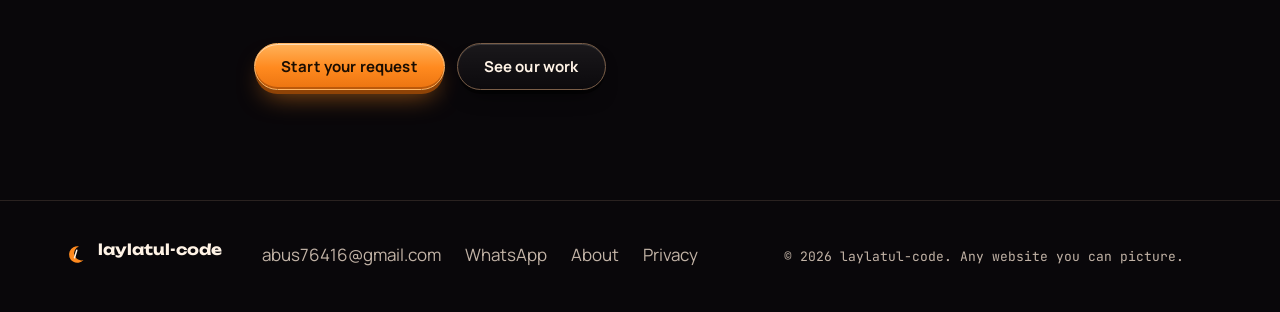
<file: laylatul-code/about.html>
<!doctype html>
<html lang="en">
<head>
<meta charset="utf-8">
<meta name="viewport" content="width=device-width, initial-scale=1">
<title>About laylatul-code | Web studio</title>
<meta name="description" content="laylatul-code is a web studio in India that designs and builds websites for businesses, with a fixed price, a real date and everything in your name.">
<meta name="theme-color" content="#09070A">
<!-- DEPLOY STEP: og:url points at the GitHub Pages demo; change it when the site moves to its own domain. Add og:image once a share image exists. -->
<meta property="og:title" content="About laylatul-code | Web studio">
<meta property="og:description" content="laylatul-code is a web studio in India that designs and builds websites for businesses, with a fixed price, a real date and everything in your name.">
<meta property="og:type" content="website">
<meta property="og:url" content="https://syedjunaid07-max.github.io/laylatul-code/about.html">
<link rel="icon" href="data:image/svg+xml,%3Csvg xmlns='http://www.w3.org/2000/svg' viewBox='0 0 64 64'%3E%3Crect width='64' height='64' rx='14' fill='%2309070A'/%3E%3Cpath d='M40 12a22 22 0 1 0 12 36A18 18 0 1 1 40 12z' fill='%23FF8A1F'/%3E%3Cpath d='M34 22l-6 20' stroke='%23FFF3E6' stroke-width='4' stroke-linecap='round'/%3E%3C/svg%3E">
<link rel="preconnect" href="https://fonts.googleapis.com">
<link rel="preconnect" href="https://fonts.gstatic.com" crossorigin>
<link href="https://fonts.googleapis.com/css2?family=JetBrains+Mono:wght@400;500&family=Manrope:wght@400;500;700&family=Unbounded:wght@500;700&display=swap" rel="stylesheet">
<link rel="stylesheet" href="assets/style.css?v=dev">
</head>
<body>
<a class="skip" href="#main">Skip to content</a>

<div class="env" aria-hidden="true"><div class="stars s1"></div><div class="stars s2"></div><div class="glow"></div></div>

<nav class="nav solid" aria-label="Main">
  <a class="brand" href="./" aria-label="laylatul-code home">
    <svg class="mark" viewBox="0 0 64 64" aria-hidden="true"><path d="M40 12a22 22 0 1 0 12 36A18 18 0 1 1 40 12z" fill="currentColor"/><path d="M34 22l-6 20" stroke="var(--text-primary)" stroke-width="4" stroke-linecap="round"/></svg>
    <span>laylatul-code</span>
  </a>
  <div class="nav-links">
    <a href="./#types">What we build</a>
    <a href="./#work">Our work</a>
    <a href="./#how">How it works</a>
    <a href="./#prices">Prices</a>
    <a href="./#faq">FAQ</a>
    <a href="about.html" aria-current="page">About</a>
  </div>
  <a class="btn btn-sm" href="./#build">Start your request</a>
</nav>

<main id="main" class="page" tabindex="-1">
  <p class="label">About us</p>
  <h1>We build websites people actually use.</h1>
  <p class="lede">laylatul-code is a web studio based in India. We design and build websites for businesses: company sites, online stores, booking sites, portfolios and web apps. You tell us what you need, and we build it, from the first sketch to the day it goes live.</p>

  <div class="facts">
    <div class="fact"><b>A fixed price</b>Agreed in writing before we start. No surprise bills.</div>
    <div class="fact"><b>A real date</b>A launch date with your quote, and a preview link to watch it grow.</div>
    <div class="fact"><b>Yours to keep</b>Domain, hosting and code in your name. No buyout fees, ever.</div>
    <div class="fact"><b>A real person</b>A reply within one working day on WhatsApp or email.</div>
  </div>

  <div class="prose">
    <h2>What we build</h2>
    <p>Business websites, online stores, restaurant and cafe sites, clinic and booking sites, portfolios, real estate listings, school and coaching sites, landing pages, blogs and custom web apps. If you can picture it, we can build it.</p>

    <h2>Work we're proud of</h2>
    <ul>
      <li><a href="https://www.matrixstreamline.com/" target="_blank" rel="noopener">Matrix Streamline Infotech</a>: the website of a hosting and server company.</li>
      <li><a href="https://my.matrixstreamline.com" target="_blank" rel="noopener">Matrix Streamline Cloud</a>: a cloud server store with customer accounts and online payments.</li>
      <li><a href="https://app.heyeventful.com/events" target="_blank" rel="noopener">Eventful</a>: the events app for an event-planning company.</li>
      <li><a href="https://alzahrajewels.com/" target="_blank" rel="noopener">AL ZAHRA Jewellery</a>: an online jewellery store with cart, checkout and order tracking.</li>
    </ul>

    <h2>How we work</h2>
    <p><strong>1. You tell us what you need.</strong> Pick your kind of site and the features you want. It takes about two minutes.</p>
    <p><strong>2. You get your price and date.</strong> Within one working day, a fixed price and a launch date, in writing.</p>
    <p><strong>3. You watch it being built.</strong> A private preview link, and you send us changes as we go.</p>
    <p><strong>4. It goes live, and it's yours.</strong> Your site launches on your own domain, and every login is handed to you.</p>
  </div>

  <div class="page-cta">
    <a class="btn" href="./#build">Start your request</a>
    <a class="btn btn-ghost" href="./#work">See our work</a>
  </div>
</main>

<footer class="foot">
  <div class="foot-brand"><svg class="mark" viewBox="0 0 64 64" aria-hidden="true"><path d="M40 12a22 22 0 1 0 12 36A18 18 0 1 1 40 12z" fill="currentColor"/><path d="M34 22l-6 20" stroke="var(--text-primary)" stroke-width="4" stroke-linecap="round"/></svg><span>laylatul-code</span></div>
  <div class="foot-links">
    <a href="mailto:abus76416@gmail.com">abus76416@gmail.com</a>
    <a href="./#build">WhatsApp</a>
    <a href="about.html">About</a>
    <a href="privacy.html">Privacy</a>
  </div>
  <p class="mono small">&copy; <span id="yr">2026</span> laylatul-code. Any website you can picture.</p>
</footer>
<script>document.getElementById('yr').textContent = new Date().getFullYear();</script>
<script src="assets/config.js?v=dev"></script>
<script src="assets/assistant.js?v=dev" defer></script>
</body>
</html>
</file>
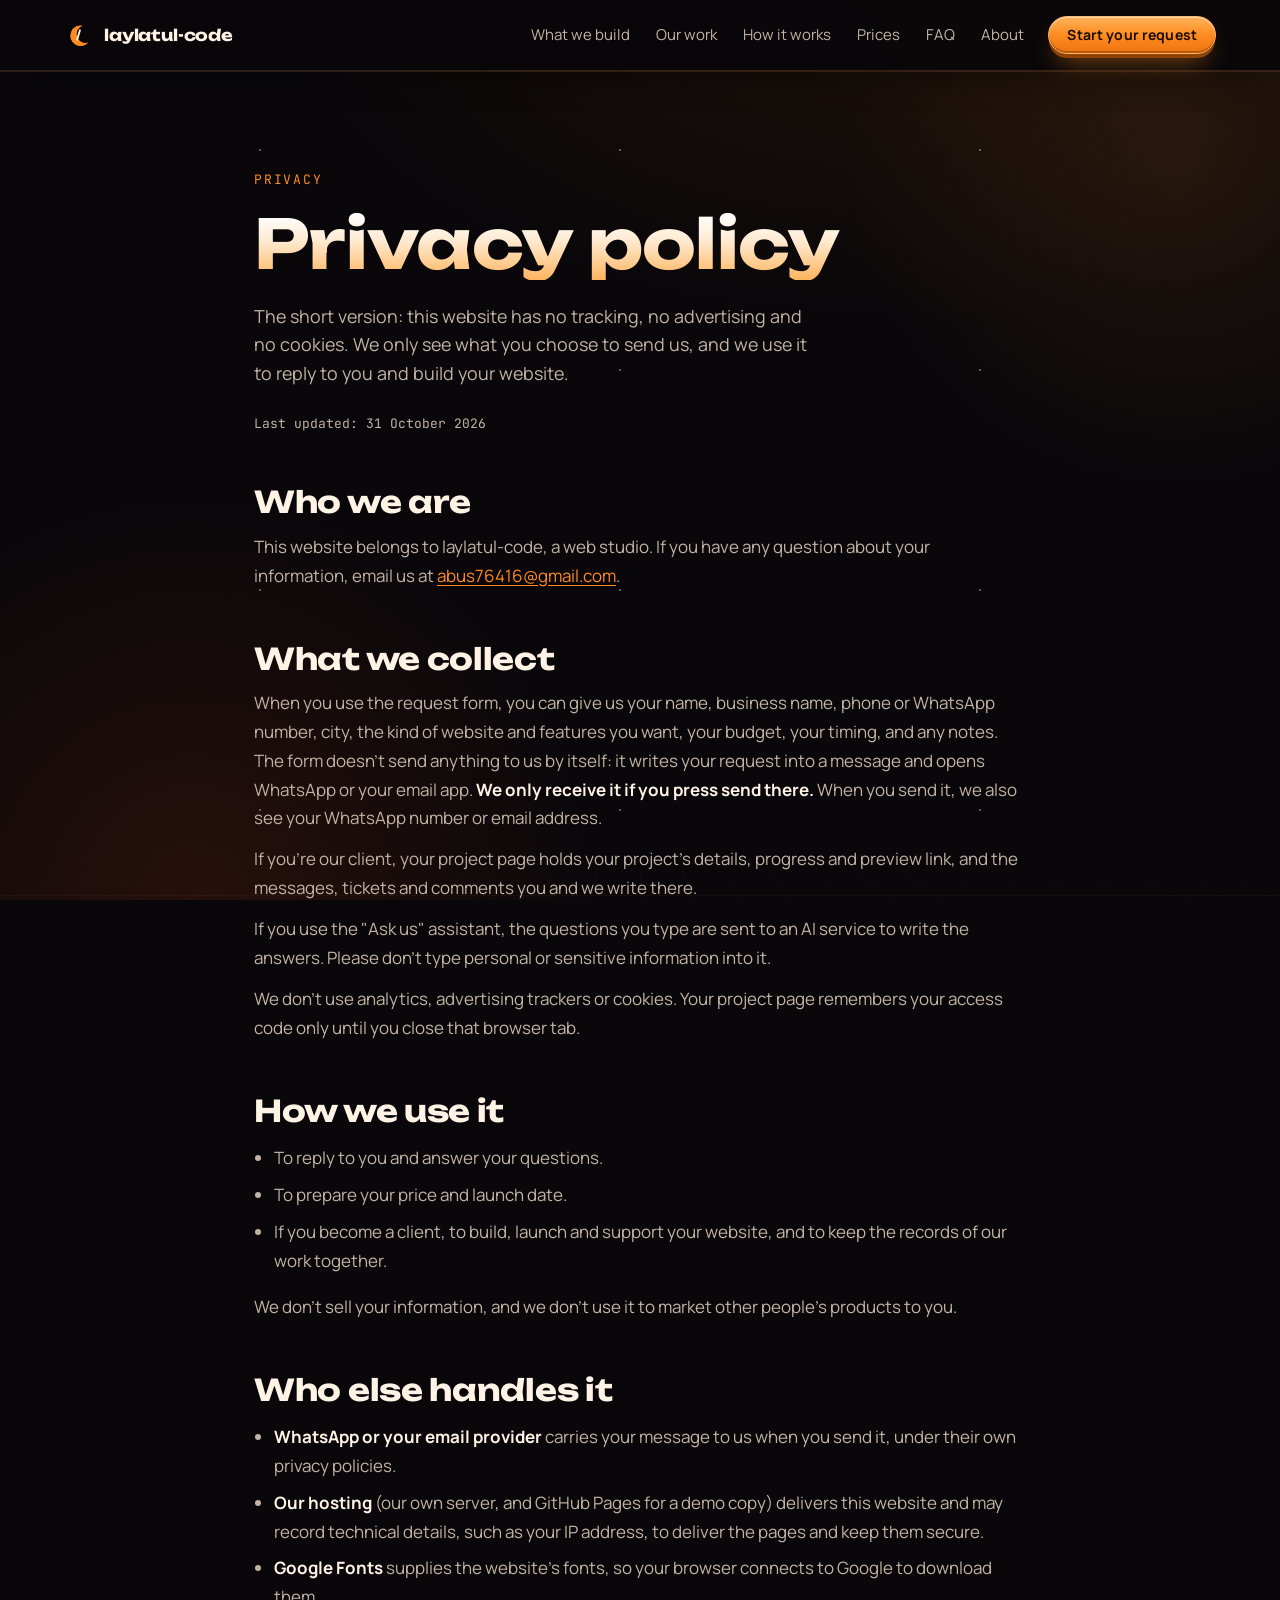
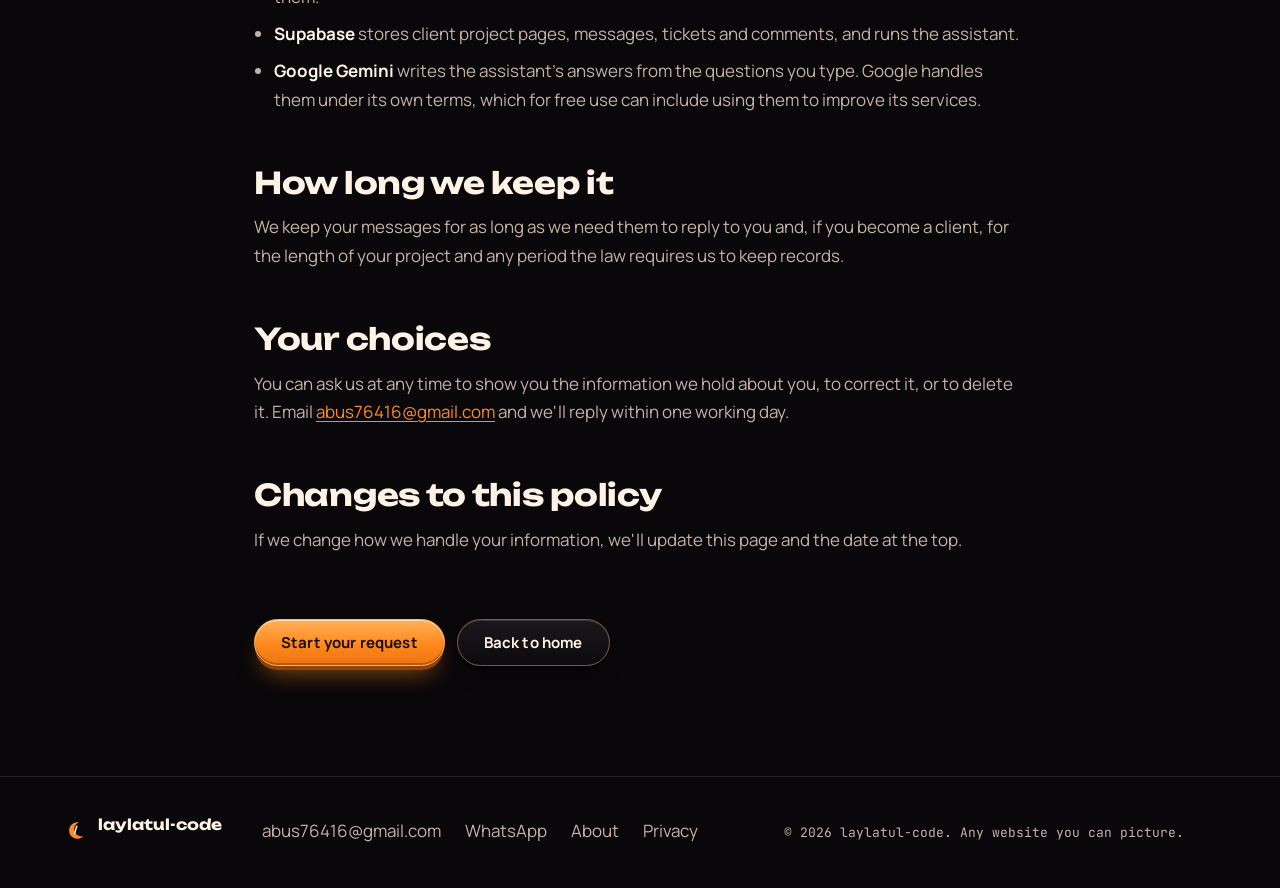
<file: laylatul-code/privacy.html>
<!doctype html>
<html lang="en">
<head>
<meta charset="utf-8">
<meta name="viewport" content="width=device-width, initial-scale=1">
<title>Privacy policy | laylatul-code</title>
<meta name="description" content="How laylatul-code handles the information you send us: what we collect, how we use it and your choices.">
<meta name="theme-color" content="#09070A">
<!-- DEPLOY STEP: og:url points at the GitHub Pages demo; change it when the site moves to its own domain. Add og:image once a share image exists. -->
<meta property="og:title" content="Privacy policy | laylatul-code">
<meta property="og:description" content="How laylatul-code handles the information you send us: what we collect, how we use it and your choices.">
<meta property="og:type" content="website">
<meta property="og:url" content="https://syedjunaid07-max.github.io/laylatul-code/privacy.html">
<link rel="icon" href="data:image/svg+xml,%3Csvg xmlns='http://www.w3.org/2000/svg' viewBox='0 0 64 64'%3E%3Crect width='64' height='64' rx='14' fill='%2309070A'/%3E%3Cpath d='M40 12a22 22 0 1 0 12 36A18 18 0 1 1 40 12z' fill='%23FF8A1F'/%3E%3Cpath d='M34 22l-6 20' stroke='%23FFF3E6' stroke-width='4' stroke-linecap='round'/%3E%3C/svg%3E">
<link rel="preconnect" href="https://fonts.googleapis.com">
<link rel="preconnect" href="https://fonts.gstatic.com" crossorigin>
<link href="https://fonts.googleapis.com/css2?family=JetBrains+Mono:wght@400;500&family=Manrope:wght@400;500;700&family=Unbounded:wght@500;700&display=swap" rel="stylesheet">
<link rel="stylesheet" href="assets/style.css?v=dev">
</head>
<body>
<a class="skip" href="#main">Skip to content</a>

<div class="env" aria-hidden="true"><div class="stars s1"></div><div class="stars s2"></div><div class="glow"></div></div>

<nav class="nav solid" aria-label="Main">
  <a class="brand" href="./" aria-label="laylatul-code home">
    <svg class="mark" viewBox="0 0 64 64" aria-hidden="true"><path d="M40 12a22 22 0 1 0 12 36A18 18 0 1 1 40 12z" fill="currentColor"/><path d="M34 22l-6 20" stroke="var(--text-primary)" stroke-width="4" stroke-linecap="round"/></svg>
    <span>laylatul-code</span>
  </a>
  <div class="nav-links">
    <a href="./#types">What we build</a>
    <a href="./#work">Our work</a>
    <a href="./#how">How it works</a>
    <a href="./#prices">Prices</a>
    <a href="./#faq">FAQ</a>
    <a href="about.html">About</a>
  </div>
  <a class="btn btn-sm" href="./#build">Start your request</a>
</nav>

<main id="main" class="page" tabindex="-1">
  <p class="label">Privacy</p>
  <h1>Privacy policy</h1>
  <p class="lede">The short version: this website has no tracking, no advertising and no cookies. We only see what you choose to send us, and we use it to reply to you and build your website.</p>
  <p class="updated mono">Last updated: 31 October 2026</p>

  <div class="prose">
    <h2>Who we are</h2>
    <p>This website belongs to laylatul-code, a web studio. If you have any question about your information, email us at <a href="mailto:abus76416@gmail.com">abus76416@gmail.com</a>.</p>

    <h2>What we collect</h2>
    <p>When you use the request form, you can give us your name, business name, phone or WhatsApp number, city, the kind of website and features you want, your budget, your timing, and any notes. The form doesn't send anything to us by itself: it writes your request into a message and opens WhatsApp or your email app. <strong>We only receive it if you press send there.</strong> When you send it, we also see your WhatsApp number or email address.</p>
    <p>If you're our client, your project page holds your project's details, progress and preview link, and the messages, tickets and comments you and we write there.</p>
    <p>If you use the "Ask us" assistant, the questions you type are sent to an AI service to write the answers. Please don't type personal or sensitive information into it.</p>
    <p>We don't use analytics, advertising trackers or cookies. Your project page remembers your access code only until you close that browser tab.</p>

    <h2>How we use it</h2>
    <ul>
      <li>To reply to you and answer your questions.</li>
      <li>To prepare your price and launch date.</li>
      <li>If you become a client, to build, launch and support your website, and to keep the records of our work together.</li>
    </ul>
    <p>We don't sell your information, and we don't use it to market other people's products to you.</p>

    <h2>Who else handles it</h2>
    <ul>
      <li><strong>WhatsApp or your email provider</strong> carries your message to us when you send it, under their own privacy policies.</li>
      <li><strong>Our hosting</strong> (our own server, and GitHub Pages for a demo copy) delivers this website and may record technical details, such as your IP address, to deliver the pages and keep them secure.</li>
      <li><strong>Google Fonts</strong> supplies the website's fonts, so your browser connects to Google to download them.</li>
      <li><strong>Supabase</strong> stores client project pages, messages, tickets and comments, and runs the assistant.</li>
      <li><strong>Google Gemini</strong> writes the assistant's answers from the questions you type. Google handles them under its own terms, which for free use can include using them to improve its services.</li>
    </ul>

    <h2>How long we keep it</h2>
    <p>We keep your messages for as long as we need them to reply to you and, if you become a client, for the length of your project and any period the law requires us to keep records.</p>

    <h2>Your choices</h2>
    <p>You can ask us at any time to show you the information we hold about you, to correct it, or to delete it. Email <a href="mailto:abus76416@gmail.com">abus76416@gmail.com</a> and we'll reply within one working day.</p>

    <h2>Changes to this policy</h2>
    <p>If we change how we handle your information, we'll update this page and the date at the top.</p>
  </div>

  <div class="page-cta">
    <a class="btn" href="./#build">Start your request</a>
    <a class="btn btn-ghost" href="./">Back to home</a>
  </div>
</main>

<footer class="foot">
  <div class="foot-brand"><svg class="mark" viewBox="0 0 64 64" aria-hidden="true"><path d="M40 12a22 22 0 1 0 12 36A18 18 0 1 1 40 12z" fill="currentColor"/><path d="M34 22l-6 20" stroke="var(--text-primary)" stroke-width="4" stroke-linecap="round"/></svg><span>laylatul-code</span></div>
  <div class="foot-links">
    <a href="mailto:abus76416@gmail.com">abus76416@gmail.com</a>
    <a href="./#build">WhatsApp</a>
    <a href="about.html">About</a>
    <a href="privacy.html">Privacy</a>
  </div>
  <p class="mono small">&copy; <span id="yr">2026</span> laylatul-code. Any website you can picture.</p>
</footer>
<script>document.getElementById('yr').textContent = new Date().getFullYear();</script>
<script src="assets/config.js?v=dev"></script>
<script src="assets/assistant.js?v=dev" defer></script>
</body>
</html>
</file>
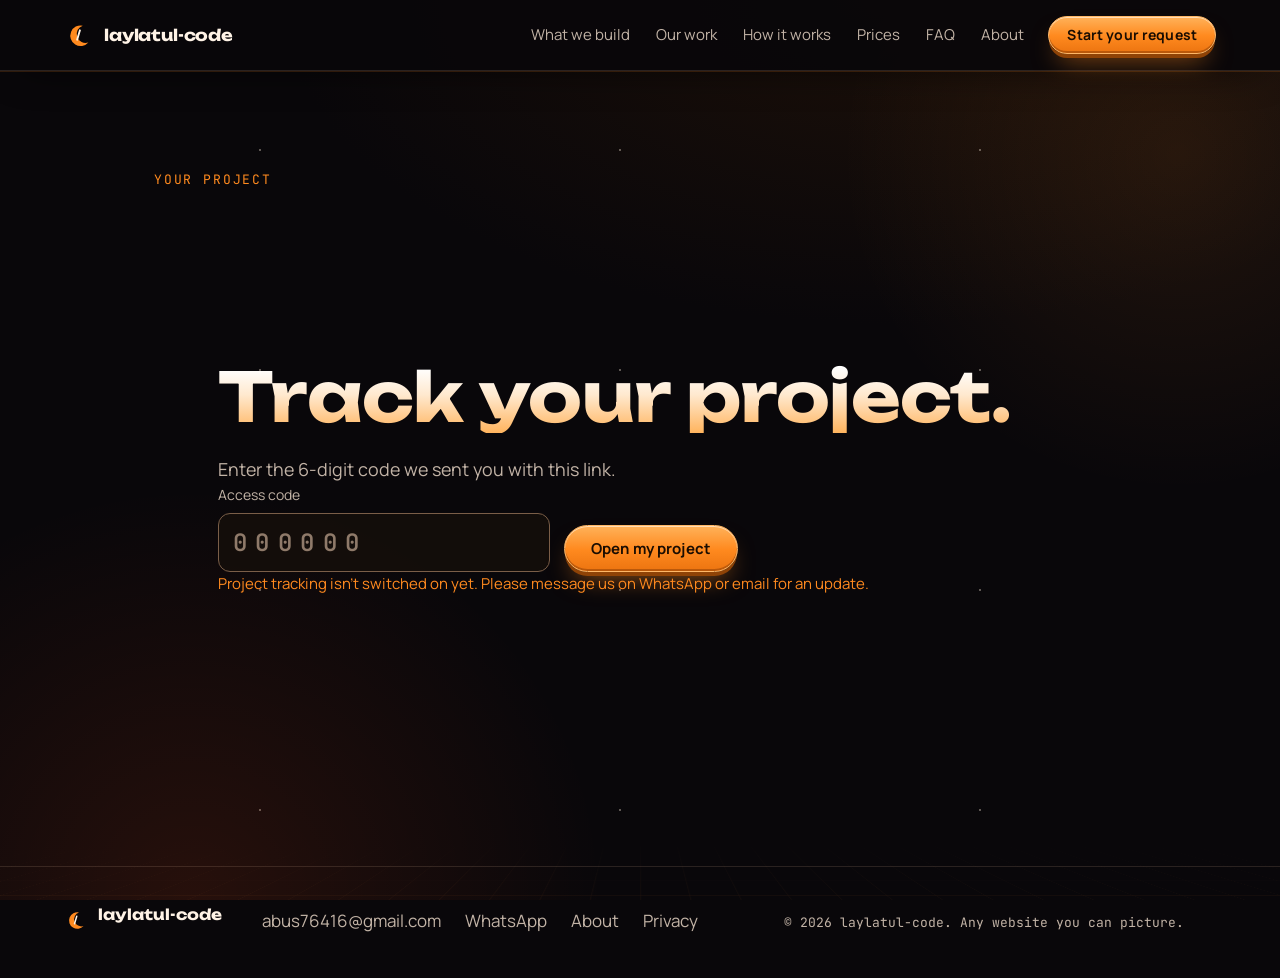
<file: laylatul-code/track.html>
<!doctype html>
<html lang="en">
<head>
<meta charset="utf-8">
<meta name="viewport" content="width=device-width, initial-scale=1">
<title>Your project | laylatul-code</title>
<meta name="description" content="Track your website project with laylatul-code.">
<meta name="theme-color" content="#09070A">
<!-- DEPLOY STEP: og:url points at the GitHub Pages demo; change it when the site moves to its own domain. Add og:image once a share image exists. -->
<meta property="og:title" content="Your project | laylatul-code">
<meta property="og:description" content="Track your website project with laylatul-code.">
<meta property="og:type" content="website">
<meta property="og:url" content="https://syedjunaid07-max.github.io/laylatul-code/track.html">
<link rel="icon" href="data:image/svg+xml,%3Csvg xmlns='http://www.w3.org/2000/svg' viewBox='0 0 64 64'%3E%3Crect width='64' height='64' rx='14' fill='%2309070A'/%3E%3Cpath d='M40 12a22 22 0 1 0 12 36A18 18 0 1 1 40 12z' fill='%23FF8A1F'/%3E%3Cpath d='M34 22l-6 20' stroke='%23FFF3E6' stroke-width='4' stroke-linecap='round'/%3E%3C/svg%3E">
<link rel="preconnect" href="https://fonts.googleapis.com">
<link rel="preconnect" href="https://fonts.gstatic.com" crossorigin>
<link href="https://fonts.googleapis.com/css2?family=JetBrains+Mono:wght@400;500&family=Manrope:wght@400;500;700&family=Unbounded:wght@500;700&display=swap" rel="stylesheet">
<link rel="stylesheet" href="assets/style.css?v=dev">
<meta name="robots" content="noindex, nofollow"></head>
<body>
<a class="skip" href="#main">Skip to content</a>

<div class="env" aria-hidden="true"><div class="stars s1"></div><div class="stars s2"></div><div class="glow"></div></div>

<nav class="nav solid" aria-label="Main">
  <a class="brand" href="./" aria-label="laylatul-code home">
    <svg class="mark" viewBox="0 0 64 64" aria-hidden="true"><path d="M40 12a22 22 0 1 0 12 36A18 18 0 1 1 40 12z" fill="currentColor"/><path d="M34 22l-6 20" stroke="var(--text-primary)" stroke-width="4" stroke-linecap="round"/></svg>
    <span>laylatul-code</span>
  </a>
  <div class="nav-links">
    <a href="./#types">What we build</a>
    <a href="./#work">Our work</a>
    <a href="./#how">How it works</a>
    <a href="./#prices">Prices</a>
    <a href="./#faq">FAQ</a>
    <a href="about.html">About</a>
  </div>
  <a class="btn btn-sm" href="./#build">Start your request</a>
</nav>

<main id="main" class="page portal" tabindex="-1">
  <p class="label">Your project</p>

  <section id="gate" class="gate" aria-labelledby="gate-h">
    <h1 id="gate-h">Track your project.</h1>
    <p class="lede">Enter the 6-digit code we sent you with this link.</p>
    <form id="gate-form" class="gate-form" novalidate>
      <label class="field"><span>Access code</span><input id="code" inputmode="numeric" autocomplete="one-time-code" maxlength="6" placeholder="000000" required></label>
      <button class="btn" type="submit">Open my project</button>
    </form>
    <p class="err" id="gate-err" role="alert"></p>
  </section>

  <div id="proj" hidden>
    <h1 id="p-title"></h1>
    <p class="lede" id="p-sub"></p>

    <div class="p-status">
      <div class="p-bar" role="progressbar" aria-labelledby="p-pct" aria-valuemin="0" aria-valuemax="100"><i id="p-fill"></i></div>
      <div class="p-meta mono"><span id="p-stage" class="p-stage"></span><span id="p-pct"></span><span id="p-due"></span></div>
    </div>

    <div class="p-grid">
      <section class="p-card" aria-labelledby="steps-h">
        <h2 id="steps-h">Progress</h2>
        <ol id="p-steps" class="p-steps"></ol>
      </section>
      <section class="p-card p-preview" aria-labelledby="prev-h">
        <h2 id="prev-h">Preview</h2>
        <p id="p-prev-text">Your preview link appears here as soon as the first version is ready.</p>
        <a id="p-prev" class="btn" href="#" target="_blank" rel="noopener" hidden>Open my preview <span aria-hidden="true">&#8599;</span></a>
        <p class="p-updated mono" id="p-updated"></p>
      </section>
    </div>

    <section class="p-card p-talk" aria-labelledby="talk-h">
      <h2 id="talk-h">Messages, tickets and comments</h2>
      <div class="chips p-filter" role="radiogroup" aria-label="Show">
        <label><input type="radio" name="show" value="all" checked><span>All</span></label>
        <label><input type="radio" name="show" value="message"><span>Messages</span></label>
        <label><input type="radio" name="show" value="ticket"><span>Tickets</span></label>
        <label><input type="radio" name="show" value="comment"><span>Comments</span></label>
      </div>
      <ol id="p-thread" class="p-thread" aria-live="polite"></ol>
      <form id="p-form" class="p-form" novalidate>
        <div class="chips" role="radiogroup" aria-label="Send as">
          <label><input type="radio" name="kind" value="message" checked><span>Message</span></label>
          <label><input type="radio" name="kind" value="ticket"><span>Ticket (a problem to fix)</span></label>
          <label><input type="radio" name="kind" value="comment"><span>Comment on the preview</span></label>
        </div>
        <label class="field"><span class="sr-only">Your message</span><textarea id="p-body" rows="3" maxlength="4000" placeholder="Write to us. We reply within one working day."></textarea></label>
        <div class="p-send"><button class="btn" type="submit">Send</button><span class="err" id="p-err" role="alert"></span></div>
      </form>
    </section>
  </div>
</main>

<footer class="foot">
  <div class="foot-brand"><svg class="mark" viewBox="0 0 64 64" aria-hidden="true"><path d="M40 12a22 22 0 1 0 12 36A18 18 0 1 1 40 12z" fill="currentColor"/><path d="M34 22l-6 20" stroke="var(--text-primary)" stroke-width="4" stroke-linecap="round"/></svg><span>laylatul-code</span></div>
  <div class="foot-links">
    <a href="mailto:abus76416@gmail.com">abus76416@gmail.com</a>
    <a href="./#build">WhatsApp</a>
    <a href="about.html">About</a>
    <a href="privacy.html">Privacy</a>
  </div>
  <p class="mono small">&copy; <span id="yr">2026</span> laylatul-code. Any website you can picture.</p>
</footer>
<script src="assets/config.js?v=dev"></script>
<script src="assets/portal.js?v=dev"></script>
<script>document.getElementById('yr').textContent = new Date().getFullYear();</script>
</body>
</html>
</file>
<file: laylatul-code/assets/style.css>
:root{
  --canvas:#09070A;
  --panel:#15100F;
  --panel-2:#1E1612;
  --accent:#FF8A1F;
  --accent-hover:#FFB352;
  --accent-muted:rgba(255,138,31,.22);
  --violet:#FF4D1F;
  --text-secondary:#C2B3A6;
  --text-primary:#FFF3E6;
  --line:rgba(214,180,150,.16);
  --line-strong:#7A5E48;
  --ink:#1a0d02;
  --ease-out:cubic-bezier(.16,1,.3,1);
  --ease-io:cubic-bezier(.65,0,.35,1);
  --f-display:"Unbounded",system-ui,sans-serif;
  --f-body:"Manrope",system-ui,sans-serif;
  --f-mono:"JetBrains Mono",ui-monospace,monospace;
  --tshadow:0 1px 2px rgba(6,4,4,.95),0 3px 12px rgba(6,4,4,.78),0 10px 44px rgba(6,4,4,.8);
  --gut:clamp(16px,5vw,72px);
}
*{box-sizing:border-box}
html{overflow-x:hidden;overflow-x:clip;scroll-behavior:smooth;-webkit-text-size-adjust:100%}
body{margin:0;overflow-x:hidden;overflow-x:clip;background:var(--canvas);color:var(--text-primary);font:400 17px/1.6 var(--f-body);-webkit-font-smoothing:antialiased;animation:pagein .9s var(--ease-out) both}
@keyframes pagein{from{opacity:0}to{opacity:1}}
h1,h2,h3{font-family:var(--f-display);font-weight:700;line-height:1.08;letter-spacing:-.01em;margin:0}
h2{font-size:clamp(30px,4.6vw,58px)}
h3{font-size:clamp(17px,1.5vw,20px);font-weight:500;line-height:1.25}
p{margin:0}
a{color:inherit}
.mono,.label,.kicker{font-family:var(--f-mono)}
.label{font-size:13px;letter-spacing:.14em;text-transform:uppercase;color:var(--accent);margin-bottom:18px}
.lede{color:var(--text-secondary);font-size:clamp(17px,1.4vw,19px);max-width:52ch;margin-top:18px}
.small{font-size:13px}
.skip{position:fixed;left:16px;top:-60px;z-index:100;background:var(--accent);color:var(--ink);padding:10px 16px;border-radius:10px;font-weight:700;transition:top .3s var(--ease-out)}
.skip:focus{top:16px}
:focus-visible{outline:2px solid var(--accent);outline-offset:3px;border-radius:6px}
main:focus{outline:none}

/* buttons */
.btn{--b:var(--accent);display:inline-flex;align-items:center;justify-content:center;gap:10px;padding:15px 26px;border-radius:999px;border:1.5px solid var(--b);background:var(--accent);color:var(--ink);font:700 15px/1 var(--f-body);letter-spacing:.01em;text-decoration:none;cursor:pointer;position:relative;transition:background .35s var(--ease-out),color .35s var(--ease-out),transform .35s var(--ease-out),box-shadow .35s var(--ease-out)}
.btn:hover{background:var(--accent-hover);transform:translateY(-2px);box-shadow:0 10px 30px -8px rgba(255,138,31,.55)}
.btn-ghost{background:transparent;color:var(--text-primary);--b:var(--line-strong)}
.btn-ghost:hover{background:rgba(255,138,31,.08);color:var(--accent-hover);border-color:var(--accent);box-shadow:none}
.btn-sm{padding:11px 18px;font-size:14px}
@media (pointer:coarse){.btn{min-height:44px;display:inline-flex;align-items:center;justify-content:center}}

/* environment layer */
.env{position:fixed;inset:0;z-index:-1;pointer-events:none;overflow:hidden;background:radial-gradient(ellipse 80% 60% at 70% 0%,#1c1009 0%,var(--canvas) 60%)}
.stars{position:absolute;inset:-50% 0 0 0;background-repeat:repeat}
.stars.s1{background-image:radial-gradient(1px 1px at 20px 30px,#ffe1c2 50%,transparent 51%),radial-gradient(1px 1px at 140px 90px,#ffc896 50%,transparent 51%),radial-gradient(1.5px 1.5px at 260px 160px,#fff0de 50%,transparent 51%),radial-gradient(1px 1px at 320px 20px,#ffb070 50%,transparent 51%);background-size:360px 220px;opacity:.35;animation:drift 120s linear infinite;animation-delay:-30s}
.stars.s2{background-image:radial-gradient(1px 1px at 60px 120px,#FF8A1F 50%,transparent 51%),radial-gradient(1px 1px at 200px 40px,#ff9a5a 50%,transparent 51%);background-size:300px 300px;opacity:.25;animation:drift 90s linear infinite;animation-delay:-12s}
.env .glow{position:absolute;width:70vmax;height:70vmax;left:-20vmax;bottom:-35vmax;border-radius:50%;background:radial-gradient(circle,rgba(255,80,20,.12),transparent 65%);animation:breathe 70s ease-in-out infinite;animation-delay:-20s}
@keyframes drift{to{transform:translateY(50%)}}
@keyframes breathe{50%{transform:translate(10vmax,-6vmax) scale(1.15)}}
body.paused *,body.paused *::before,body.paused *::after{animation-play-state:paused!important}

/* nav */
.nav{position:fixed;top:0;left:0;right:0;z-index:50;display:flex;align-items:center;gap:24px;padding:16px var(--gut);transition:background .5s var(--ease-out),border-color .5s;border-bottom:1px solid transparent}
.nav.solid{background:rgba(9,7,10,.93);border-color:var(--line)}
.brand{display:flex;align-items:center;gap:10px;text-decoration:none;font:700 16px/1 var(--f-display);letter-spacing:-.01em}
.mark{width:30px;height:30px;color:var(--accent)}
.nav-links{display:flex;gap:26px;margin-left:auto}
.nav-links a{font-size:15px;color:var(--text-secondary);text-decoration:none;transition:color .3s}
.nav-links a:hover{color:var(--text-primary)}
@media (max-width:900px){.nav-links{display:none}.nav .btn{margin-left:auto}}
@media (max-width:420px){.brand span{display:none}}

/* hero */
.hero{position:relative;height:600vh}
.stage{position:sticky;top:0;height:100vh;height:100svh;overflow:hidden}
.poster,.night,#hero-video{position:absolute;inset:0;width:100%;height:100%}
.poster{background:radial-gradient(ellipse 60% 50% at 64% 62%,rgba(255,138,31,.10),transparent 70%),linear-gradient(180deg,#060405 0%,#120b08 70%,#09070A 100%);background-size:cover;background-position:center}
#hero-video{object-fit:cover;opacity:0;transition:opacity 1s var(--ease-out);will-change:transform;transform:translateZ(0)}
.stage.video-ready #hero-video{opacity:1}
.stage.video-ready .night{opacity:0}
.night{transition:opacity 1s var(--ease-out)}
.scrim{position:absolute;inset:0;pointer-events:none;background:radial-gradient(ellipse 120% 90% at 60% 45%,rgba(10,8,8,0) 35%,rgba(8,6,6,.62) 100%)}
.ring{position:absolute;right:var(--gut);bottom:32px;width:40px;height:40px;color:var(--accent);opacity:0;transform:rotate(-90deg);transition:opacity .5s}
.stage.loading .ring{opacity:.8}

.band{position:absolute;left:var(--gut);top:50%;transform:translateY(-50%);width:min(560px,40vw);opacity:0;text-shadow:var(--tshadow);pointer-events:none;z-index:3}
.band.live{pointer-events:auto}
.band::before{content:"";position:absolute;inset:-26% -22%;z-index:-1;pointer-events:none;opacity:calc(.35 + .65*var(--k,1));background:radial-gradient(ellipse 74% 66% at 45% 50%,rgba(6,6,6,.9) 0%,rgba(6,6,6,.7) 48%,rgba(6,6,6,0) 78%)}
.band h1,.band h2{font-size:clamp(34px,5.2vw,74px);line-height:1.04}
.band .sub{margin-top:22px;color:#F2E3D3;font-size:clamp(17px,1.5vw,20px);max-width:40ch}
.band .btn{text-shadow:none}
.kicker{display:inline-block;font-size:13px;letter-spacing:.12em;color:var(--accent);margin-bottom:22px;padding:7px 12px}
.chip{background:rgba(10,7,6,.82);border:1px solid rgba(150,110,80,.35);border-radius:10px;text-shadow:0 1px 3px rgba(6,4,4,.85)}
.b4::before{opacity:calc(.35 + .65*var(--k,1));background:radial-gradient(ellipse 74% 66% at 40% 50%,rgba(6,6,6,.9) 0%,rgba(6,6,6,.7) 48%,rgba(6,6,6,0) 78%)}
.cta-row{display:flex;flex-wrap:wrap;gap:14px;margin-top:30px}

/* split text */
.vh{position:absolute!important;width:1px;height:1px;overflow:hidden;clip:rect(0 0 0 0);white-space:nowrap}
.split .w{display:inline-block;white-space:nowrap}
.split .c{display:inline-block;will-change:transform,opacity}
/* drift-down: words fall into place */
.fx-drift .w{--kc:clamp(0,(var(--k,0) - var(--th,0))*2.8,1);opacity:var(--kc);transform:translateY(calc((1 - var(--kc))*-26px))}
.fx-drift .sub,.fx-drift .kicker,.fx-drift .cta-row{opacity:clamp(0,(var(--k,0) - .45)*3,1);transform:translateY(calc((1 - clamp(0,(var(--k,0) - .45)*3,1))*-12px))}
/* blur-to-sharp: mist clearing */
.h-blur{position:relative;display:grid}
.h-blur span{grid-area:1/1}
.h-blur .soft{filter:blur(10px);opacity:calc(1 - var(--k,0))}
.h-blur .sharp{opacity:var(--k,0);transform:scale(calc(.97 + .03*var(--k,0)))}
.fx-blur .sub{opacity:clamp(0,(var(--k,0) - .5)*3,1)}
/* scatter: particles gathering */
.fx-scatter .c{--kc:clamp(0,(var(--k,0) - var(--th,0))*2.6,1);opacity:var(--kc);transform:translate(calc((1 - var(--kc))*var(--jx,0px)),calc((1 - var(--kc))*var(--jy,0px))) rotate(calc((1 - var(--kc))*var(--jr,0deg)))}
.fx-scatter .sub{opacity:clamp(0,(var(--k,0) - .6)*3,1)}
/* rise into staged settle */
.fx-rise .w{--kc:clamp(0,(var(--k,0) - var(--th,0))*3,1);opacity:var(--kc);transform:translateY(calc((1 - var(--kc))*34px))}
.fx-rise .sub{--ks:clamp(0,(var(--k,0) - .62)*4,1);opacity:var(--ks);transform:translateY(calc((1 - var(--ks))*14px))}
.fx-rise .cta-row{--kb:clamp(0,(var(--k,0) - .76)*5,1);opacity:var(--kb);transform:translateY(calc((1 - var(--kb))*14px))}

.static-copy{display:none}
.cue{position:absolute;left:50%;bottom:26px;transform:translateX(-50%);display:flex;flex-direction:column;align-items:center;gap:8px;font:500 11px/1 var(--f-mono);letter-spacing:.2em;text-transform:uppercase;color:var(--text-secondary);transition:opacity .5s}
.cue i{width:1px;height:34px;background:linear-gradient(var(--accent),transparent);animation:cue 2.4s var(--ease-io) infinite;transform-origin:top}
@keyframes cue{0%{transform:scaleY(0)}50%{transform:scaleY(1)}100%{transform:scaleY(1);opacity:0}}
.stage.scrolled .cue{opacity:0}
.hud{position:absolute;right:var(--gut);bottom:30px;z-index:4;display:flex;gap:10px;align-items:baseline;padding:10px 14px;font:500 12px/1 var(--f-mono);letter-spacing:.12em;text-transform:uppercase;color:var(--text-secondary)}
.hud-n{color:var(--accent)}
.hud-t{color:var(--text-primary)}
.ring{bottom:84px}
@media (max-height:560px){.cue,.ring,.hud{display:none}}

/* phones and narrow screens: the journey plays full width, captions sit low, the action stays up top */
@media (max-width: 720px){
  .band,.b2{left:16px;right:16px;width:auto;top:auto;bottom:max(84px,11svh);transform:none;text-align:left}
  .band h1,.band h2{font-size:clamp(30px,9vw,44px)}
  .band .sub{margin-top:14px;font-size:16px}
  .band::before{inset:-30% -12% -20% -12%;background:radial-gradient(ellipse 80% 70% at 40% 55%,rgba(6,4,4,.78) 0%,rgba(6,4,4,.5) 50%,rgba(6,4,4,0) 78%)}
  .kicker{margin-bottom:14px}
  .cta-row{margin-top:20px}
  .hud{top:76px;bottom:auto;right:16px;padding:8px 10px;font-size:10px}
  .hud-l{display:none}
  .cue{bottom:18px}
}
/* static hero gates (must match JS GATES exactly) */
@media (orientation: landscape) and (pointer: coarse) and (max-height: 560px),(prefers-reduced-motion: reduce){
  .hero{height:auto}
  .stage{position:relative;height:auto;min-height:100svh;display:flex;align-items:flex-end}
  .band,#hero-video,.ring,.cue,.hud{display:none}
  .static-copy{display:block;position:relative;z-index:3;padding:120px var(--gut) 64px;text-shadow:var(--tshadow);max-width:720px}
  .static-copy::before{content:"";position:absolute;inset:10% -10% -10% -10%;z-index:-1;background:radial-gradient(ellipse 80% 70% at 40% 60%,rgba(6,4,4,.7),rgba(6,4,4,0) 76%)}
  .static-copy h1{font-size:clamp(32px,8.4vw,56px);line-height:1.06}
  .static-copy .sub{margin-top:18px;color:#F2E3D3;font-size:17px;max-width:40ch}
  .static-copy .btn{text-shadow:none}
}
/* slow-phone fallback: JS adds .hero-static, same rules as the gates above */
html.hero-static .hero{height:auto}
html.hero-static .stage{position:relative;height:auto;min-height:100svh;display:flex;align-items:flex-end}
html.hero-static .band,html.hero-static #hero-video,html.hero-static .ring,html.hero-static .cue,html.hero-static .hud{display:none}
html.hero-static .static-copy{display:block;position:relative;z-index:3;padding:120px var(--gut) 64px;text-shadow:var(--tshadow);max-width:720px}
html.hero-static .static-copy::before{content:"";position:absolute;inset:10% -10% -10% -10%;z-index:-1;background:radial-gradient(ellipse 80% 70% at 40% 60%,rgba(6,4,4,.7),rgba(6,4,4,0) 76%)}
html.hero-static .static-copy h1{font-size:clamp(32px,8.4vw,56px);line-height:1.06}
html.hero-static .static-copy .sub{margin-top:18px;color:#F2E3D3;font-size:17px;max-width:40ch}
html.hero-static .static-copy .btn{text-shadow:none}

/* sections */
main{position:relative;z-index:2}
section{position:relative;padding:clamp(90px,12vw,160px) var(--gut)}
.sec-head{max-width:820px;margin-bottom:clamp(40px,6vw,70px)}
.sec-head.center{margin-inline:auto;text-align:center}
.sec-head.center .lede{margin-inline:auto}

/* reveal choreography */
.reveal>*{opacity:0;transform:translateY(26px);transition:opacity .9s var(--ease-out),transform .9s var(--ease-out)}
.reveal.in>*{opacity:1;transform:none}
.reveal.in>*:nth-child(2){transition-delay:.08s}
.reveal.in>*:nth-child(3){transition-delay:.16s}
.reveal.in>*:nth-child(4){transition-delay:.24s}
.reveal.in>*:nth-child(5){transition-delay:.32s}
.reveal.in>*:nth-child(6){transition-delay:.4s}
.reveal.in>*:nth-child(7){transition-delay:.48s}
.reveal.in>*:nth-child(8){transition-delay:.56s}
.reveal.in>*:nth-child(9){transition-delay:.64s}
.reveal.in>*:nth-child(10){transition-delay:.72s}
.reveal.settled>*,.reveal.settled>*:nth-child(n){transition-delay:0s!important}

/* problem */
.problem{text-align:center;padding-top:clamp(110px,14vw,180px)}
.problem h2{margin-bottom:clamp(40px,5vw,64px)}
.quotes{list-style:none;margin:0 auto;padding:0;max-width:880px;display:grid;gap:clamp(18px,2.4vw,28px)}
.quotes li{position:relative;font:500 clamp(18px,2.2vw,28px)/1.35 var(--f-body);color:var(--text-primary);opacity:calc(1 - .55*var(--d,0));transition:opacity .4s;justify-self:center;max-width:36ch}
.quotes li:nth-child(even){font-style:italic}
.strike{background:linear-gradient(var(--accent),var(--accent)) no-repeat 0 58%/calc(var(--d,0)*100%) 2px;-webkit-box-decoration-break:slice;box-decoration-break:slice;padding:0 .1em;filter:drop-shadow(0 0 5px rgba(255,138,31,.45))}
.not-here{margin-top:clamp(40px,5vw,60px);font:700 clamp(40px,7vw,92px)/1 var(--f-display);color:var(--accent);opacity:var(--n,0);transform:scale(calc(.9 + .1*var(--n,0)));text-shadow:0 0 40px rgba(255,138,31,.35)}

/* promises: sticky title left, list right */
.promises{display:grid;grid-template-columns:minmax(0,5fr) minmax(0,7fr);gap:clamp(30px,6vw,100px);align-items:start}
.promises-head{position:sticky;top:120px}
.promise-list{list-style:none;margin:0;padding:0;display:grid;gap:0}
.promise-list li{display:grid;grid-template-columns:auto 1fr;gap:26px;align-items:baseline;padding:32px 0;border-top:1px solid var(--line)}
.promise-list li:last-child{border-bottom:1px solid var(--line)}
.promise-list .num{font:500 15px/1 var(--f-mono);color:var(--accent)}
.promise-list h3{font-size:clamp(20px,2vw,26px);margin-bottom:10px}
.promise-list p{color:var(--text-secondary);max-width:48ch}
@media (max-width:860px){.promises{grid-template-columns:1fr}.promises-head{position:static}}

/* types */
.type-grid{display:grid;grid-template-columns:repeat(5,minmax(0,1fr));gap:14px}
.type{position:relative;display:flex;flex-direction:column;align-items:flex-start;gap:6px;text-align:left;padding:22px 20px 22px;border-radius:18px;border:1px solid var(--line);background:linear-gradient(180deg,rgba(32,22,16,.75),rgba(22,15,11,.6));color:var(--text-primary);font:inherit;cursor:pointer;overflow:hidden;transition:border-color .4s var(--ease-out),transform .4s var(--ease-out),background .4s}
.type::after{content:"";position:absolute;inset:0;border-radius:inherit;background:radial-gradient(circle at 30% 0%,rgba(255,138,31,.18),transparent 60%);opacity:0;transition:opacity .4s}
.type:hover{border-color:var(--line-strong);transform:translateY(-4px)}
.type:hover::after{opacity:1}
.type svg{width:40px;height:40px;fill:none;stroke:var(--accent);stroke-width:1.8;stroke-linecap:round;stroke-linejoin:round;margin-bottom:12px}
.type b{font:500 16px/1.25 var(--f-display)}
.type span{font-size:14px;color:var(--text-secondary);line-height:1.4}
@media (max-width:1100px){.type-grid{grid-template-columns:repeat(3,minmax(0,1fr))}}
@media (max-width:620px){.type-grid{grid-template-columns:repeat(2,minmax(0,1fr))}.type{padding:18px 16px}}

/* how */
.how{overflow:hidden}
.steps{position:relative}
.steps-line{position:absolute;left:12.5%;right:12.5%;top:60px;width:75%;height:20px;overflow:visible}
.steps-line path{fill:none;stroke:var(--accent);stroke-width:2;stroke-dasharray:1;stroke-dashoffset:calc(1 - var(--d,0));vector-effect:non-scaling-stroke;filter:drop-shadow(0 0 6px rgba(255,138,31,.7))}
.steps ol{list-style:none;margin:0;padding:0;display:grid;grid-template-columns:repeat(4,minmax(0,1fr));gap:clamp(18px,3vw,40px);text-align:center}
.step-art{width:120px;height:120px;margin:0 auto 22px;border-radius:50%;display:grid;place-items:center;background:radial-gradient(circle,var(--panel-2),var(--canvas) 72%);border:1px solid var(--line);position:relative}
.step-art::after{content:"";position:absolute;inset:-6px;border-radius:50%;box-shadow:0 0 28px rgba(255,138,31,.35);opacity:0;animation:pulse 5s ease-in-out infinite}
.how.live .step-art::after{animation-name:pulse}
.how:not(.live) .step-art::after{animation-name:none}
.steps li:nth-child(2) .step-art::after{animation-delay:-1.2s}
.steps li:nth-child(3) .step-art::after{animation-delay:-2.4s}
.steps li:nth-child(4) .step-art::after{animation-delay:-3.6s}
@keyframes pulse{50%{opacity:1}}
.step-art svg{width:64px;height:64px;fill:none;stroke:var(--accent);stroke-width:2;stroke-linecap:round;stroke-linejoin:round}
.steps .num{display:block;font:500 13px/1 var(--f-mono);color:var(--accent);letter-spacing:.14em;margin-bottom:12px}
.steps h3{margin-bottom:10px}
.steps p{color:var(--text-secondary);font-size:16px;max-width:28ch;margin-inline:auto}
@media (max-width:900px){.steps ol{grid-template-columns:repeat(2,minmax(0,1fr));row-gap:50px}.steps-line{display:none}}
@media (max-width:520px){.steps ol{grid-template-columns:1fr}}

/* prices */
.plans{display:grid;grid-template-columns:repeat(3,minmax(0,1fr));gap:18px;align-items:stretch}
.plan{position:relative;display:flex;flex-direction:column;padding:34px 30px 30px;border-radius:24px;border:1px solid var(--line);background:linear-gradient(180deg,rgba(32,22,16,.8),rgba(22,15,11,.55))}
.plan.featured{border-color:rgba(255,138,31,.55);background:linear-gradient(180deg,rgba(52,30,14,.9),rgba(22,15,11,.7))}
.plan.featured::before{content:"";position:absolute;inset:-1px;border-radius:inherit;box-shadow:0 0 50px -10px rgba(255,138,31,.45);opacity:.5;pointer-events:none;animation:pulse 6s ease-in-out infinite;animation-delay:-2s}
.plan .tag{position:absolute;top:-13px;left:30px;font:500 12px/1 var(--f-mono);letter-spacing:.08em;background:var(--accent);color:var(--ink);padding:7px 12px;border-radius:999px}
.plan h3{font-size:22px}
.price{font:700 clamp(32px,3.4vw,44px)/1 var(--f-display);margin:18px 0 12px}
.price small{display:block;font:400 13px/1 var(--f-mono);color:var(--text-secondary);margin-bottom:8px;letter-spacing:.08em}
.fit{color:var(--text-secondary);font-size:15px;min-height:3.2em}
.plan ul{list-style:none;margin:24px 0 30px;padding:0;display:grid;gap:12px;font-size:15px}
.plan li{display:flex;gap:12px;align-items:baseline}
.plan li::before{content:"";flex:none;width:7px;height:7px;border-radius:50%;background:var(--accent);box-shadow:0 0 8px var(--accent);transform:translateY(-2px)}
.plan .btn{margin-top:auto;width:100%}
@media (max-width:960px){.plans{grid-template-columns:1fr;max-width:520px}}

/* builder */
.builder{display:grid;grid-template-columns:minmax(0,7fr) minmax(0,5fr);gap:clamp(24px,4vw,60px);align-items:start}
.bform fieldset{border:0;margin:0 0 34px;padding:0}
.bform legend{font:500 clamp(17px,1.6vw,20px)/1.3 var(--f-display);margin-bottom:16px;display:flex;align-items:baseline;gap:12px;padding:0}
.bform legend .mono{font-size:13px;color:var(--accent);border:1px solid var(--line-strong);border-radius:999px;width:28px;height:28px;display:inline-grid;place-items:center;flex:none;transform:translateY(-2px)}
.chips{display:flex;flex-wrap:wrap;gap:10px}
.chips label{position:relative;cursor:pointer}
.chips input{position:absolute;opacity:0;inset:0;margin:0;cursor:pointer}
.chips span{display:inline-flex;align-items:center;min-height:42px;padding:9px 16px;border-radius:999px;border:1px solid var(--line-strong);font-size:15px;color:var(--text-secondary);transition:background .3s var(--ease-out),color .3s,border-color .3s,box-shadow .3s}
.chips label:hover span{color:var(--text-primary);border-color:var(--accent)}
.chips input:checked+span{background:rgba(255,138,31,.14);color:var(--text-primary);border-color:var(--accent);box-shadow:0 0 18px -4px rgba(255,138,31,.6)}
.chips input:focus-visible+span{outline:2px solid var(--accent);outline-offset:3px}
.two{display:grid;grid-template-columns:1fr 1fr;gap:14px;margin-bottom:14px}
.field{display:flex;flex-direction:column;gap:7px;font-size:14px;color:var(--text-secondary)}
.field input,.field select,.field textarea{width:100%;font:500 16px/1.4 var(--f-body);color:var(--text-primary);background:rgba(22,15,11,.8);border:1px solid var(--line-strong);border-radius:12px;padding:13px 14px;transition:border-color .3s,box-shadow .3s}
.field select{appearance:none;background-image:linear-gradient(45deg,transparent 50%,var(--accent) 50%),linear-gradient(135deg,var(--accent) 50%,transparent 50%);background-position:calc(100% - 20px) 55%,calc(100% - 14px) 55%;background-size:6px 6px;background-repeat:no-repeat;padding-right:40px}
.field select option{background:var(--panel);color:var(--text-primary)}
.field input::placeholder,.field textarea::placeholder{color:#8f7a6a}
.field input:focus,.field select:focus,.field textarea:focus{outline:none;border-color:var(--accent);box-shadow:0 0 0 3px rgba(255,138,31,.18)}
.field textarea{resize:vertical}
.err{color:var(--accent);min-height:1.6em;font-size:15px;margin-bottom:6px}
.send-row{display:flex;flex-wrap:wrap;gap:14px}
.done{margin-top:28px;padding:24px 26px;border-radius:18px;border:1px solid rgba(255,138,31,.5);background:rgba(255,138,31,.07);animation:donein .7s var(--ease-out)}
.done h3{color:var(--accent);margin-bottom:8px}
.done p{color:var(--text-secondary);margin-bottom:16px}
@keyframes donein{from{opacity:0;transform:translateY(10px)}}
@media (max-width:560px){.two{grid-template-columns:1fr}}

.blueprint{position:sticky;top:110px;padding:22px;border-radius:24px;border:1px solid var(--line);background:radial-gradient(ellipse at 50% 30%,rgba(255,138,31,.07),transparent 70%),rgba(14,10,8,.85)}
.bp-label{display:flex;justify-content:space-between;font-size:12px;letter-spacing:.08em;color:var(--text-secondary);margin-bottom:14px}
.bp-label #bp-title{color:var(--accent)}
#bp{width:100%;height:auto;display:block;overflow:visible}
#bp g{fill:none;stroke:var(--accent);stroke-width:1.6;stroke-linecap:round;stroke-linejoin:round}
#bp .frame{stroke:var(--line-strong)}
#bp .frame circle{fill:var(--line-strong);stroke:none}
#bp .grp{opacity:0;transform:translateY(8px) scale(.98);transform-box:fill-box;transform-origin:center;transition:opacity .7s var(--ease-out),transform .7s var(--ease-out)}
#bp .grp.on{opacity:1;transform:none;filter:drop-shadow(0 0 4px rgba(255,138,31,.55))}
.bp-note{font-size:14px;color:var(--text-secondary);margin-top:14px;text-align:center}
@media (max-width:960px){.builder{grid-template-columns:1fr}.blueprint{position:relative;top:0;order:-1}}

/* faq */
.faq{display:grid;grid-template-columns:minmax(0,4fr) minmax(0,8fr);gap:clamp(30px,6vw,100px)}
.faq-list details{border-top:1px solid var(--line)}
.faq-list details:last-child{border-bottom:1px solid var(--line)}
.faq-list summary{list-style:none;cursor:pointer;display:flex;justify-content:space-between;align-items:center;gap:20px;padding:24px 0;font:500 clamp(17px,1.6vw,20px)/1.35 var(--f-display);transition:color .3s}
.faq-list summary::-webkit-details-marker{display:none}
.faq-list summary::after{content:"";flex:none;width:14px;height:14px;background:linear-gradient(var(--accent),var(--accent)) center/100% 2px no-repeat,linear-gradient(var(--accent),var(--accent)) center/2px 100% no-repeat;transition:transform .45s var(--ease-out)}
.faq-list details[open] summary::after{transform:rotate(45deg)}
.faq-list summary:hover{color:var(--accent-hover)}
.faq-list details p{color:var(--text-secondary);padding:0 0 26px;max-width:60ch;animation:faqin .5s var(--ease-out)}
@keyframes faqin{from{opacity:0;transform:translateY(-6px)}}
@media (max-width:860px){.faq{grid-template-columns:1fr}}

/* final */
.final{text-align:center;display:flex;flex-direction:column;align-items:center;padding-bottom:clamp(110px,14vw,170px)}
.final-mark{width:84px;height:84px;margin-bottom:34px;fill:none;stroke:var(--accent);stroke-width:2.2;stroke-linecap:round;filter:drop-shadow(0 0 14px rgba(255,138,31,.55));animation:float 7s ease-in-out infinite;animation-delay:-2s}
@keyframes float{50%{transform:translateY(-8px)}}
.final h2{max-width:18ch}
.final .lede{margin:22px auto 36px}

.foot{position:relative;z-index:2;display:flex;flex-wrap:wrap;align-items:baseline;gap:20px 40px;padding:36px var(--gut) 44px;border-top:1px solid var(--line);color:var(--text-secondary)}
.foot-brand{display:flex;align-items:center;gap:10px;font:700 15px/1 var(--f-display);color:var(--text-primary)}
.foot-brand .mark{width:24px;height:24px;transform:translateY(5px)}
.foot-links{display:flex;flex-wrap:wrap;gap:24px}
.foot-links a{color:var(--text-secondary);text-decoration:none}
.foot-links a:hover{color:var(--accent)}
.foot .small{margin-left:auto}
@media (max-width:700px){.foot .small{margin-left:0;width:100%}}

/* reduced motion: final states, nothing moves */
@media (prefers-reduced-motion: reduce){
  *,*::before,*::after{animation:none!important;transition:none!important;transition-delay:0s!important;scroll-behavior:auto!important}
  .reveal>*{opacity:1;transform:none}
  .quotes li{--d:1}
  .not-here{--n:1}
  .steps-line{--d:1}
}
body.pinned .quotes li{--d:1!important}
body.pinned .not-here{--n:1!important}
body.pinned .steps-line{--d:1!important}

/* living elements rest off-screen */
.prices:not(.live) .plan.featured::before,.final:not(.live) .final-mark,.how:not(.live) .step-art::after{animation-play-state:paused}

/* the living orb layer travels over the whole page, never catching clicks */
.orb-layer{position:absolute;inset:0;width:100%;height:100%;pointer-events:none;z-index:2}   /* inside the hero: above the journey, below the captions */

/* tech particles sit behind the page content (main and footer stack above them) */
.tech-layer{position:fixed;inset:0;width:100%;height:100%;pointer-events:none;z-index:1}

/* custom cursor on mouse devices: the native arrow hides, text fields keep their typing caret */
html.cursor-on,html.cursor-on *{cursor:none!important}
html.cursor-on input:not([type="range"]):not([type="radio"]):not([type="checkbox"]),html.cursor-on textarea{cursor:text!important}
.cursor-layer{position:fixed;inset:0;width:100%;height:100%;pointer-events:none;z-index:9999}

/* phones: a lighter text shadow keeps the animated captions cheap to repaint */
@media (pointer: coarse),(max-width: 820px){
  :root{--tshadow:0 1px 2px rgba(6,4,4,.95),0 4px 14px rgba(6,4,4,.8)}
  .h-blur .soft{display:none}   /* the blurred copy is costly on phones; a plain fade reads the same */
  .h-blur .sharp{transform:translateY(calc((1 - var(--k,0))*10px))}
}

/* phones: the hero is four full-screen pages over the pinned journey; the page scrolls freely, no snapping */
.hero.phone{height:auto}
.hero.phone .stage{margin-bottom:-100vh;margin-bottom:-100svh}
.hero.phone .cue{display:none}
.hero.phone .panel{position:relative;z-index:3;height:100vh;height:100svh;display:flex;align-items:flex-end;padding:0 16px max(84px,11svh);scroll-snap-align:start;scroll-snap-stop:always}
.hero.phone .band{position:relative;inset:auto;width:100%;transform:none;opacity:0;translate:0 26px;transition:opacity .7s var(--ease-out),translate .7s var(--ease-out)}
.hero.phone .panel.in .band{opacity:1;translate:0 0}
html.snap{scroll-snap-type:y mandatory}
html.snap main > section,html.snap .foot{scroll-snap-align:start}
@media (prefers-reduced-motion: reduce){.hero.phone .band{opacity:1;translate:none}}

/* Explore: glides the page down through the journey */
.btn-explore svg{width:18px;height:18px;fill:none;stroke:currentColor;stroke-width:2.2;stroke-linecap:round;stroke-linejoin:round;animation:nudge 2.4s var(--ease-io) infinite}
@keyframes nudge{50%{transform:translateY(4px)}}
html.gliding,html.gliding body{scroll-snap-type:none!important}

/* the scroll line: replaces the browser's scrollbar with a glowing track and a small orb riding it.
   It lights up while the page moves; grab the orb (finger or mouse) and it swells, spins faster and names the section you're in. */
html{scrollbar-width:none}
html::-webkit-scrollbar{display:none}
.rail{position:fixed;top:14px;bottom:14px;right:5px;width:3px;z-index:60;border-radius:3px;background:rgba(255,138,31,.12);cursor:pointer;touch-action:none;transition:background .3s,width .3s var(--ease-out),right .3s var(--ease-out)}
.rail::before{content:"";position:absolute;inset:0 -7px}   /* a wider grab area for the mouse */
.rail-fill{position:absolute;inset:0;border-radius:3px;transform-origin:50% 0;transform:scaleY(0);background:linear-gradient(180deg,rgba(255,138,31,.15),#ff8a1f 55%,#ffd27a);box-shadow:0 0 10px rgba(255,150,40,.55);transition:box-shadow .3s}
.rail-orb{position:absolute;left:50%;top:0;width:30px;height:30px;margin:-15px 0 0 -25px;will-change:translate;cursor:grab;touch-action:none;transition:scale .3s var(--ease-out)}
.rail-orb::before{content:"";position:absolute;inset:-10px -8px}   /* an easy target for a thumb */
.rail-orb svg{position:relative;z-index:1;width:100%;height:100%;overflow:visible}
.rail-orb::after{content:"";position:absolute;inset:-4px;border-radius:50%;background:radial-gradient(circle,rgba(255,170,60,.6),rgba(255,138,31,.18) 45%,rgba(255,138,31,0) 70%);will-change:transform}   /* the glow: a plain gradient, cheap to draw */
.ro-ring,.ro-hex,.ro-core,.ro-orbit{animation-play-state:paused}
.rail.moving :is(.ro-ring,.ro-hex,.ro-core,.ro-orbit),.rail.drag :is(.ro-ring,.ro-hex,.ro-core,.ro-orbit){animation-play-state:running}
.ro-ring{fill:none;stroke:rgba(255,190,100,.55);stroke-width:1;stroke-dasharray:5 4;transform-box:fill-box;transform-origin:center;animation:orbspin 9s linear infinite reverse}
.ro-hex{fill:rgba(255,138,31,.22);stroke:#ffb347;stroke-width:1.6;stroke-linejoin:round;transform-box:fill-box;transform-origin:center;animation:orbspin 6s linear infinite}
.ro-core{fill:#fff2d2;transform-box:fill-box;transform-origin:center;animation:rocore 2.4s ease-in-out infinite}
.ro-orbit{fill:#ffd27a;opacity:0;transition:opacity .3s;animation:orbspin 2.2s linear infinite}
/* a short tail of light behind it, pointing back the way it came */
.ro-tail{position:absolute;left:50%;bottom:50%;width:2px;height:46px;margin-left:-1px;border-radius:2px;background:linear-gradient(to top,rgba(255,200,110,.95),rgba(255,138,31,0));opacity:0;transform-origin:50% 100%;transition:opacity .35s,rotate .35s var(--ease-out)}
.rail.up .ro-tail{rotate:180deg}
@keyframes rocore{50%{scale:.7;fill:#ffc061}}
.rail.moving{background:rgba(255,138,31,.2)}
.rail.moving .rail-orb{scale:1.1}
.rail.moving .ro-tail{opacity:1}
.rail.drag{width:5px;right:4px;background:rgba(255,138,31,.24)}
.rail.drag .rail-fill{box-shadow:0 0 16px rgba(255,160,50,.9),0 0 4px #ffd27a}
.rail.drag .rail-orb{scale:1.25;cursor:grabbing}
.rail.drag .rail-orb::after{animation:railpulse 1.1s ease-in-out infinite}
.rail.drag .ro-hex{animation-duration:1.6s;fill:rgba(255,138,31,.4)}
.rail.drag .ro-ring{animation-duration:2.4s;stroke:#ffe2b0}
.rail.drag .ro-orbit{opacity:1}
.rail.drag .ro-tail{opacity:1;height:70px}
@keyframes railpulse{50%{transform:scale(1.7);opacity:.75}}
/* the label beside the dot while dragging */
.rail-tip{position:absolute;right:38px;top:0;margin-top:-15px;display:flex;gap:8px;align-items:baseline;white-space:nowrap;padding:8px 12px;border-radius:999px;background:rgba(12,8,6,.9);border:1px solid rgba(255,138,31,.55);box-shadow:0 0 20px rgba(255,138,31,.3);font:600 12px/1 var(--f-mono);letter-spacing:.08em;text-transform:uppercase;color:#ffe2bf;pointer-events:none;opacity:0;translate:10px 0;transition:opacity .2s,translate .3s var(--ease-out)}
.rail-tip b{font-weight:500;color:var(--accent)}
.rail.drag .rail-tip{opacity:1;translate:0 0}
@media (pointer:coarse){.rail{right:6px;width:2px;cursor:auto;touch-action:auto}.rail::before{display:none}.rail.drag{width:4px;right:5px}.rail-orb::before{inset:-16px -14px}.rail-tip{right:40px}}
@media (prefers-reduced-motion:reduce){.rail.drag .rail-orb::after,.ro-ring,.ro-hex,.ro-core,.ro-orbit{animation:none}}

/* the orb button: a small spinning orb that rises into view once you've scrolled down, and glides you back to the top */
.orb-btn{isolation:isolate;position:fixed;right:18px;bottom:18px;z-index:60;width:56px;height:56px;padding:0;border:0;border-radius:50%;cursor:pointer;display:grid;place-items:center;background:#070504;box-shadow:0 0 0 1px rgba(255,138,31,.5),0 0 24px rgba(255,138,31,.35),0 6px 18px rgba(0,0,0,.6);opacity:0;translate:0 28px;scale:.7;pointer-events:none;transition:box-shadow .3s,transform .3s var(--ease-out),opacity .35s,translate .5s cubic-bezier(.2,1.4,.4,1),scale .5s cubic-bezier(.2,1.4,.4,1)}
.orb-btn.show{opacity:1;translate:0 0;scale:1;pointer-events:auto}
.orb-btn::before{content:"";position:absolute;inset:-4px;z-index:-1;border-radius:50%;background:conic-gradient(from 0deg,rgba(255,138,31,0),#ffb347 20%,rgba(255,138,31,0) 40%,rgba(255,138,31,0) 60%,#ffd27a 80%,rgba(255,138,31,0));will-change:transform;animation:orbspin 3.5s linear infinite}
.orb-btn-art{position:absolute;inset:2px;border-radius:50%;will-change:transform;background:url(orb-sm.jpg) center/122% no-repeat;animation:orbspin 16s linear infinite reverse}
.orb-btn::after{content:"";position:absolute;width:26px;height:26px;border-radius:50%;background:radial-gradient(circle,rgba(8,5,3,.85) 55%,rgba(8,5,3,0) 100%)}
.orb-btn svg{position:relative;z-index:1;width:18px;height:18px;fill:none;stroke:#fff3dd;stroke-width:2.4;stroke-linecap:round;stroke-linejoin:round;transition:rotate .4s var(--ease-out)}
.orb-btn.launch svg{animation:btnlaunch .7s var(--ease-out)}
@keyframes btnlaunch{40%{translate:0 -16px;opacity:0}41%{translate:0 14px;opacity:0}to{translate:0 0;opacity:1}}
.orb-btn:hover{transform:scale(1.07);box-shadow:0 0 0 1px rgba(255,170,70,.8),0 0 34px rgba(255,138,31,.6),0 6px 18px rgba(0,0,0,.6)}
.orb-btn:focus-visible{outline:2px solid var(--accent);outline-offset:4px}
@keyframes orbspin{to{rotate:360deg}}
@media (max-width:720px){.orb-btn{right:14px;bottom:14px;width:50px;height:50px}}
@media (prefers-reduced-motion:reduce){.orb-btn::before,.orb-btn-art,.orb-btn.launch svg{animation:none}}
/* keep the corner clear for the orb button */
@media (min-width:721px){.hud{right:max(var(--gut),92px)}.foot{padding-right:max(var(--gut),96px)}}
@media (max-width:720px){.foot{padding-bottom:88px}}

/* the request window: the request builder floats up out of the button you pressed, over a blurred page */
@property --req-ang{syntax:'<angle>';inherits:false;initial-value:0deg}
html.req-open{overflow:hidden}
.req{--rp:clamp(8px,3vw,36px);position:fixed;inset:0;z-index:9000;display:grid;place-items:center;padding:var(--rp)}
.req[hidden]{display:none}
.req-backdrop{position:absolute;inset:0;background:radial-gradient(ellipse 80% 70% at 50% 45%,rgba(70,28,6,.5),rgba(5,3,2,.9) 72%);-webkit-backdrop-filter:blur(10px);backdrop-filter:blur(10px);animation:reqfade .5s var(--ease-out) both}
.req-panel{position:relative;width:min(1200px,100%);max-height:calc(100vh - var(--rp) * 2);max-height:calc(100dvh - var(--rp) * 2);display:flex;flex-direction:column;border-radius:28px;outline:none;
  background:radial-gradient(ellipse 70% 45% at 70% 0%,rgba(255,138,31,.1),transparent 70%),linear-gradient(180deg,rgba(22,14,9,.98),rgba(9,6,4,.98));
  box-shadow:0 40px 120px rgba(0,0,0,.75),0 0 0 1px rgba(255,138,31,.25),0 0 70px rgba(255,138,31,.16);
  animation:reqin .8s cubic-bezier(.18,.9,.24,1.08) both}
/* a light running round the window's edge */
.req-panel::before{content:"";position:absolute;inset:0;border-radius:inherit;padding:1.5px;pointer-events:none;z-index:2;
  background:conic-gradient(from var(--req-ang),transparent 0 62%,rgba(255,179,71,.2) 70%,#ffc061 80%,#fff0d0 82%,transparent 90%);
  -webkit-mask:linear-gradient(#000 0 0) content-box,linear-gradient(#000 0 0);-webkit-mask-composite:xor;mask:linear-gradient(#000 0 0) content-box exclude,linear-gradient(#000 0 0);
  animation:reqspin 5s linear infinite}
.req-panel.settled{animation:reqfloat 7s ease-in-out infinite}   /* once in, it hovers gently */
.req-panel.nudge{animation:reqnudge .5s cubic-bezier(.3,.7,.4,1)}
.req.closing .req-panel{animation:reqout .45s cubic-bezier(.5,0,.75,0) both}
.req.closing .req-backdrop{animation:reqfade .45s reverse both}
.req-body{overflow:auto;overscroll-behavior:contain;padding:clamp(24px,4vw,52px);scrollbar-width:thin;scrollbar-color:rgba(255,138,31,.6) transparent;border-radius:inherit}
.req-head{max-width:760px;margin-bottom:clamp(26px,4vw,44px);padding-right:56px}
.req-head h2{font-size:clamp(30px,4vw,52px)}
.req .builder{margin:0}
.req .blueprint{top:0}
/* everything inside rises in, one after another */
.req-head,.req .bform > *,.req .blueprint{animation:reqrise .7s var(--ease-out) both}
.req-head{animation-delay:.25s}
.req .bform > :nth-child(1){animation-delay:.34s}
.req .bform > :nth-child(2){animation-delay:.42s}
.req .bform > :nth-child(3){animation-delay:.5s}
.req .bform > :nth-child(4){animation-delay:.58s}
.req .bform > :nth-child(n+5){animation-delay:.66s}
.req .blueprint{animation-delay:.45s}
.req-x{position:absolute;top:16px;right:16px;z-index:8;width:46px;height:46px;border-radius:50%;border:1px solid rgba(255,138,31,.45);background:rgba(12,8,6,.85);display:grid;place-items:center;cursor:pointer;transition:rotate .35s var(--ease-out),background .3s,box-shadow .3s}
.req-x svg{width:20px;height:20px;fill:none;stroke:#ffe2bf;stroke-width:2.2;stroke-linecap:round}
.req-x:hover{rotate:90deg;background:rgba(255,138,31,.18);box-shadow:0 0 22px rgba(255,138,31,.45)}
.req-x:focus-visible{outline:2px solid var(--accent);outline-offset:3px}

/* the "don't go yet" card */
.req-stay{position:absolute;inset:0;z-index:9;display:grid;place-items:center;padding:56px 20px 20px;overflow:auto;border-radius:inherit;background:rgba(6,4,3,.72);-webkit-backdrop-filter:blur(7px);backdrop-filter:blur(7px);animation:reqfade .3s both}
.req-stay[hidden]{display:none}
.stay-card{position:relative;width:min(540px,100%);padding:64px clamp(22px,4vw,38px) 30px;border-radius:24px;text-align:center;
  background:radial-gradient(ellipse 80% 50% at 50% 0%,rgba(255,138,31,.16),transparent 70%),linear-gradient(180deg,#1b1008,#0b0705);
  box-shadow:0 0 0 1px rgba(255,138,31,.5),0 0 60px rgba(255,138,31,.25),0 30px 80px rgba(0,0,0,.6);animation:stayin .6s cubic-bezier(.2,1.35,.35,1) both}
.stay-orb{position:absolute;left:50%;top:-46px;width:92px;height:92px;margin-left:-46px;border-radius:50%;background:#070504 url(orb-sm.jpg) center/122% no-repeat;
  box-shadow:0 0 0 1px rgba(255,170,70,.7),0 0 34px rgba(255,138,31,.65);animation:orbspin 12s linear infinite,staypulse 2.2s ease-in-out infinite}
.stay-card h3{font-size:clamp(22px,2.6vw,28px);line-height:1.15;margin-bottom:12px}
.stay-card > p{color:var(--text-secondary);margin-bottom:18px}
.stay-list{list-style:none;padding:0;margin:0 auto 24px;display:grid;gap:10px;text-align:left;max-width:420px}
.stay-list li{position:relative;padding-left:30px;color:var(--text-primary);font-size:15px;opacity:0;animation:reqrise .5s var(--ease-out) both}
.stay-list li:nth-child(1){animation-delay:.25s}.stay-list li:nth-child(2){animation-delay:.35s}.stay-list li:nth-child(3){animation-delay:.45s}
.stay-list li::before{content:"";position:absolute;left:0;top:2px;width:20px;height:20px;border-radius:50%;background:rgba(255,138,31,.16) no-repeat center/12px url("data:image/svg+xml,%3Csvg xmlns='http://www.w3.org/2000/svg' viewBox='0 0 12 12'%3E%3Cpath d='M2 6.5l2.5 2.5L10 3' fill='none' stroke='%23FFB347' stroke-width='1.8' stroke-linecap='round' stroke-linejoin='round'/%3E%3C/svg%3E");box-shadow:0 0 0 1px rgba(255,138,31,.5)}
.stay-row{display:flex;flex-wrap:wrap;gap:12px;justify-content:center}

@keyframes reqfade{from{opacity:0}}
@keyframes reqin{from{opacity:0;transform:perspective(1400px) translate(var(--dx,0px),var(--dy,60px)) scale(.14) rotateX(32deg)}55%{opacity:1}to{opacity:1;transform:perspective(1400px)}}
@keyframes reqout{to{opacity:0;transform:perspective(1400px) translate(var(--dx,0px),var(--dy,60px)) scale(.14) rotateX(32deg)}}
@keyframes reqfloat{50%{transform:translateY(-6px)}}
@keyframes reqnudge{20%{transform:translateX(-10px) rotate(-.6deg)}45%{transform:translateX(8px) rotate(.4deg)}70%{transform:translateX(-4px)}}
@keyframes reqspin{to{--req-ang:360deg}}
@keyframes reqrise{from{opacity:0;transform:translateY(22px)}to{opacity:1;transform:none}}
@keyframes stayin{from{opacity:0;transform:translateY(40px) scale(.86)}}
@keyframes staypulse{50%{box-shadow:0 0 0 1px rgba(255,200,120,.9),0 0 56px rgba(255,138,31,.9)}}
@media (pointer:coarse){.req-backdrop,.req-stay{-webkit-backdrop-filter:none;backdrop-filter:none}.req-backdrop{background:rgba(5,3,2,.94)}.req-stay{background:rgba(6,4,3,.9)}}   /* phones: no live blur behind the window */
@media (max-width:720px){
  .req{--rp:8px}
  .req-panel{border-radius:22px}
  .req-body{padding:22px 16px 28px}
  .req-x{top:10px;right:10px;width:42px;height:42px}
  .req .blueprint{position:relative}
}
@media (prefers-reduced-motion:reduce){
  .req-backdrop,.req-panel,.req-panel.settled,.req-panel.nudge,.req.closing .req-panel,.req-head,.req .bform > *,.req .blueprint,.stay-card,.stay-orb,.stay-list li{animation:none;opacity:1}
  .req-panel::before{animation:none}
}

/* our work: real sites, each a card with a screenshot in a little browser frame */
.work-grid{display:grid;grid-template-columns:repeat(auto-fit,minmax(min(100%,270px),1fr));gap:clamp(18px,2.4vw,28px)}
.work-card{position:relative;display:flex;flex-direction:column;border-radius:22px;overflow:hidden;text-decoration:none;color:inherit;background:linear-gradient(180deg,rgba(26,16,9,.92),rgba(11,8,6,.96));box-shadow:0 0 0 1px var(--line);transition:transform .45s var(--ease-out),box-shadow .45s}
.work-card:hover,.work-card:focus-visible{transform:translateY(-6px);box-shadow:0 0 0 1px rgba(255,138,31,.6),0 18px 50px rgba(0,0,0,.5),0 0 40px rgba(255,138,31,.18);outline:none}
.work-shot{position:relative;margin:14px 14px 0;border-radius:12px 12px 4px 4px;overflow:hidden;background:#0b0806;box-shadow:0 0 0 1px rgba(255,138,31,.22)}
.work-shot::before{content:"";display:block;height:22px;background:radial-gradient(circle at 14px 11px,#ff8a1f 3px,transparent 3.6px),radial-gradient(circle at 26px 11px,rgba(255,179,71,.7) 3px,transparent 3.6px),radial-gradient(circle at 38px 11px,rgba(255,210,122,.5) 3px,transparent 3.6px),#140d08;border-bottom:1px solid rgba(255,138,31,.18)}
.work-shot img{display:block;width:100%;height:auto;aspect-ratio:16/10;object-fit:cover;object-position:top;transition:transform 1.2s var(--ease-out)}
.work-card:hover .work-shot img{transform:scale(1.05)}
.work-info{display:flex;flex-direction:column;gap:8px;padding:20px 22px 24px;flex:1}
.work-tag{font-size:12px;letter-spacing:.12em;text-transform:uppercase;color:var(--accent)}
.work-info h3{font-size:clamp(19px,1.6vw,22px)}
.work-info p{color:var(--text-secondary);font-size:15px;line-height:1.6}
.work-url{margin-top:auto;padding-top:6px;font-size:13px;color:var(--text-primary);opacity:.8;transition:color .3s,opacity .3s}
.work-card:hover .work-url{color:var(--accent);opacity:1}

/* the About and Privacy pages */
.nav-links a[aria-current="page"]{color:var(--accent)}
.page{position:relative;z-index:2;max-width:900px;margin:0 auto;padding:clamp(120px,14vw,170px) var(--gut) clamp(70px,9vw,110px)}
.page h1{font-size:clamp(36px,5.5vw,68px);line-height:1.04;margin-bottom:22px}
.page > .lede{margin-bottom:clamp(30px,4vw,44px)}
.updated{font-size:13px;color:var(--text-secondary);margin-top:-18px;margin-bottom:10px}
.facts{display:grid;grid-template-columns:repeat(auto-fit,minmax(min(100%,260px),1fr));gap:14px;margin:0 0 clamp(20px,3vw,30px)}
.fact{padding:20px 20px 22px;border-radius:18px;background:rgba(22,14,9,.75);box-shadow:0 0 0 1px var(--line);color:var(--text-secondary);font-size:15px;line-height:1.55}
.fact b{display:block;margin-bottom:6px;color:var(--text-primary);font:700 17px/1.2 var(--f-display)}
.prose h2{font-size:clamp(22px,2.4vw,30px);margin:clamp(36px,5vw,52px) 0 14px}
.prose p,.prose li{color:var(--text-secondary);font-size:17px;line-height:1.7}
.prose p + p{margin-top:12px}
.prose ul{padding-left:20px;display:grid;gap:8px}
.prose ul + p{margin-top:14px}
.prose a{color:var(--accent);text-underline-offset:3px}
.prose strong{color:var(--text-primary)}
.page-cta{display:flex;flex-wrap:wrap;gap:12px;margin-top:clamp(40px,6vw,64px)}

/* ---------- phones: less scrolling. Two cards side by side, tighter sections ---------- */
@media (max-width:620px){
  section{padding-top:64px;padding-bottom:64px}
  .sec-head{margin-bottom:28px}
  /* our promises: a 2 x 2 grid of small cards */
  .promise-list{grid-template-columns:repeat(2,minmax(0,1fr));gap:10px}
  .promise-list li,.promise-list li:last-child{display:block;padding:16px 14px;border:1px solid var(--line);border-radius:16px;background:rgba(22,14,9,.6)}
  .promise-list .num{display:block;font-size:12px;margin-bottom:10px}
  .promise-list h3{font-size:15px;line-height:1.25;margin-bottom:6px}
  .promise-list p{font-size:12.5px;line-height:1.5}
  /* what we build */
  .type-grid{gap:10px}
  .type{padding:14px 12px;gap:4px}
  .type svg{width:30px;height:30px;margin-bottom:6px}
  .type b{font-size:14px}
  .type span{font-size:12px}
  /* our work: two per row */
  .work-grid{grid-template-columns:repeat(2,minmax(0,1fr));gap:10px}
  .work-card{border-radius:16px}
  .work-shot{margin:8px 8px 0;border-radius:8px 8px 3px 3px}
  .work-shot::before{height:12px;background:radial-gradient(circle at 8px 6px,#ff8a1f 2px,transparent 2.6px),radial-gradient(circle at 15px 6px,rgba(255,179,71,.7) 2px,transparent 2.6px),radial-gradient(circle at 22px 6px,rgba(255,210,122,.5) 2px,transparent 2.6px),#140d08}
  .work-info{padding:12px 11px 14px;gap:5px}
  .work-tag{font-size:9.5px;letter-spacing:.08em}
  .work-info h3{font-size:14.5px;line-height:1.2}
  .work-info p{font-size:12px;line-height:1.45;display:-webkit-box;-webkit-line-clamp:4;-webkit-box-orient:vertical;overflow:hidden}
  .work-url{font-size:10px;overflow-wrap:anywhere}
  .work-card:last-child:nth-child(odd){grid-column:1 / -1}
  /* how it works: two per row */
  .steps ol{grid-template-columns:repeat(2,minmax(0,1fr));gap:26px 14px}
  .step-art{width:76px;height:76px;margin-bottom:12px}
  .step-art svg{width:40px;height:40px}
  .steps .num{margin-bottom:8px}
  .steps h3{font-size:15.5px;margin-bottom:6px}
  .steps p{font-size:12.5px;line-height:1.5}
  /* prices: two per row, the third across the bottom */
  .plans{grid-template-columns:repeat(2,minmax(0,1fr));gap:12px;max-width:none}
  .plan{padding:24px 13px 14px;border-radius:18px}
  .plan .tag{left:12px;top:-11px;font-size:9.5px;padding:5px 8px;letter-spacing:.04em}
  .plan h3{font-size:17px}
  .price{font-size:23px;margin:12px 0 8px}
  .price small{font-size:10.5px;margin-bottom:5px}
  .fit{font-size:12px;min-height:0}
  .plan ul{margin:12px 0 14px;gap:7px;font-size:12px}
  .plan li{gap:7px}
  .plan li::before{width:5px;height:5px}
  .plan .btn{padding:11px 10px;font-size:13px}
  .plan:last-child:nth-child(odd){grid-column:1 / -1}
  /* the request form: smaller chips, details two per row */
  .bform fieldset{margin-bottom:24px}
  .chips{gap:8px}
  .chips span{min-height:38px;padding:7px 13px;font-size:14px}
  .two{grid-template-columns:1fr 1fr;gap:10px}
  .field{font-size:13px}
  .field input,.field select,.field textarea{padding:11px 12px;font-size:15px}
}

/* ---------- the live sketch stays pinned at the top of the form on tablets and phones ---------- */
@media (max-width:960px){
  .blueprint{position:sticky;top:96px;z-index:5;order:-1;display:grid;grid-template-columns:auto minmax(0,1fr);grid-template-rows:auto auto;gap:6px 14px;align-items:center;padding:10px 14px 10px 10px;border-radius:16px;background:#100b08;box-shadow:0 0 0 1px var(--line),0 12px 30px rgba(0,0,0,.55)}
  .blueprint #bp{grid-column:1;grid-row:1 / span 2;width:150px}
  .blueprint #bp g{stroke-width:2.6}
  .bp-label{grid-column:2;grid-row:1;flex-direction:column;gap:6px;margin:0;align-self:end}
  .bp-note{grid-column:2;grid-row:2;margin:0;text-align:left;font-size:12px;align-self:start}
  .req .blueprint{position:sticky;top:-19px;padding-right:58px}   /* inside the request window: pinned under the close button's reach */
  .blueprint.ping{animation:bpping .7s var(--ease-out)}
}
@keyframes bpping{30%{box-shadow:0 0 0 1px rgba(255,138,31,.9),0 0 26px rgba(255,138,31,.5),0 12px 30px rgba(0,0,0,.55)}}
@media (prefers-reduced-motion:reduce){.blueprint.ping{animation:none}}

/* no blue flash when tapping buttons on Android (our buttons have their own pressed states) */
html{-webkit-tap-highlight-color:transparent}
a,button,label,summary,input,select,textarea{-webkit-tap-highlight-color:transparent}

/* phones: the request window keeps still and drops its running edge light, so scrolling inside it stays smooth */
@media (pointer:coarse),(max-width:720px){
  .req-panel::before{animation:none;display:none}
  .req-panel.settled{animation:none}
  .req-panel{box-shadow:0 0 0 1px rgba(255,138,31,.4),0 30px 80px rgba(0,0,0,.7)}
  .req-body{-webkit-overflow-scrolling:touch}
}
/* a small press-down instead, so taps still feel answered */
.btn:active,.type:active,.work-card:active,.req-x:active,.orb-btn:active{scale:.97}
.chips label:active span{scale:.95}
.chips span{transition:background .3s var(--ease-out),color .3s,border-color .3s,box-shadow .3s,scale .15s}

/* ---------- project tracking (track.html) and admin (admin.html) ---------- */
.sr-only{position:absolute;width:1px;height:1px;padding:0;margin:-1px;overflow:hidden;clip:rect(0 0 0 0);white-space:nowrap;border:0}
.portal,.admin{max-width:1100px}
.gate-form{display:flex;flex-wrap:wrap;gap:14px;align-items:flex-end;max-width:520px}
.gate-form .field{flex:1 1 220px}
#code{font:600 24px/1 var(--f-mono);letter-spacing:.35em}
.p-card{padding:clamp(18px,2.4vw,26px);border-radius:20px;background:rgba(22,14,9,.72);box-shadow:0 0 0 1px var(--line)}
.p-card h2{font-size:clamp(18px,1.8vw,22px);margin-bottom:14px}
.p-status{margin:4px 0 clamp(22px,3vw,32px)}
.p-bar{height:12px;border-radius:999px;background:rgba(255,138,31,.12);overflow:hidden;box-shadow:inset 0 0 0 1px var(--line)}
.p-bar i{display:block;height:100%;width:0;border-radius:inherit;background:linear-gradient(90deg,#ff8a1f,#ffd27a);box-shadow:0 0 14px rgba(255,150,40,.6);transition:width .9s var(--ease-out)}
.p-meta{display:flex;flex-wrap:wrap;gap:8px 18px;margin-top:10px;font-size:13px;color:var(--text-secondary)}
.p-stage{color:var(--ink);background:var(--accent);padding:4px 10px;border-radius:999px}
.p-grid{display:grid;grid-template-columns:minmax(0,1fr) minmax(0,1fr);gap:14px;margin-bottom:14px}
.p-steps{list-style:none;margin:0;padding:0;display:grid;gap:10px}
.p-steps li{position:relative;padding-left:32px;color:var(--text-secondary)}
.p-steps li::before{content:"";position:absolute;left:0;top:1px;width:20px;height:20px;border-radius:50%;box-shadow:inset 0 0 0 1.5px var(--line-strong)}
.p-steps li.is-done{color:var(--text-primary)}
.p-steps li.is-done::before{background:var(--accent) no-repeat center/12px url("data:image/svg+xml,%3Csvg xmlns='http://www.w3.org/2000/svg' viewBox='0 0 12 12'%3E%3Cpath d='M2 6.5l2.5 2.5L10 3' fill='none' stroke='%23140d08' stroke-width='2' stroke-linecap='round' stroke-linejoin='round'/%3E%3C/svg%3E");box-shadow:0 0 10px rgba(255,138,31,.6)}
.p-steps li.is-now{color:var(--text-primary)}
.p-steps li.is-now::before{box-shadow:inset 0 0 0 2px var(--accent),0 0 12px rgba(255,138,31,.5)}
.p-preview p{color:var(--text-secondary);margin-bottom:16px}
.p-updated{font-size:12px;color:var(--text-secondary);margin-top:14px}
.p-filter{margin-bottom:14px}
.p-thread{list-style:none;margin:0 0 16px;padding:0;display:grid;gap:10px;max-height:460px;overflow:auto;overscroll-behavior:contain}
.p-msg{padding:12px 14px;border-radius:14px;background:rgba(255,255,255,.03);box-shadow:0 0 0 1px var(--line);max-width:88%}
.p-msg.client{justify-self:end;background:rgba(255,138,31,.09);box-shadow:0 0 0 1px rgba(255,138,31,.28)}
.p-msg p{white-space:pre-wrap;overflow-wrap:anywhere}
.p-msg .btn{margin-top:10px}
.p-msg-head{display:flex;flex-wrap:wrap;gap:6px 10px;align-items:baseline;font-size:11.5px;color:var(--text-secondary);margin-bottom:6px}
.p-msg-head b{color:var(--text-primary);font-weight:500}
.p-tag{padding:2px 8px;border-radius:999px;box-shadow:0 0 0 1px var(--line-strong)}
.p-tag.ticket{color:#ffc061;box-shadow:0 0 0 1px rgba(255,192,97,.5)}
.p-empty{color:var(--text-secondary);font-size:15px}
.p-form{display:grid;gap:12px}
.p-send{display:flex;flex-wrap:wrap;gap:12px;align-items:center}
/* admin */
.a-top{display:flex;flex-wrap:wrap;justify-content:space-between;align-items:center;gap:12px;margin-bottom:22px}
.a-top-actions{display:flex;gap:12px;align-items:center;color:var(--text-secondary)}
.a-layout{display:grid;grid-template-columns:minmax(0,320px) minmax(0,1fr);gap:16px;align-items:start}
.a-side{display:grid;gap:12px}
.a-new summary{list-style:none;cursor:pointer;width:100%}
.a-new summary::-webkit-details-marker{display:none}
.a-new[open] summary{margin-bottom:14px}
.a-form{display:grid;gap:12px}
.a-created{box-shadow:0 0 0 1px rgba(255,138,31,.55)}
.a-created p{color:var(--text-secondary);font-size:14px;margin-bottom:12px}
.a-created .field{margin-bottom:10px}
.a-list{list-style:none;margin:0;padding:0;display:grid;gap:8px}
.a-item{width:100%;text-align:left;display:grid;gap:4px;padding:12px 14px;border-radius:14px;border:0;cursor:pointer;color:var(--text-primary);background:rgba(22,14,9,.72);box-shadow:0 0 0 1px var(--line);font:inherit}
.a-item span{font-size:13px;color:var(--text-secondary)}
.a-item .a-flags{color:#ffc061;font-size:11.5px}
.a-item.on{box-shadow:0 0 0 1.5px var(--accent)}
.a-detail{display:grid;gap:14px}
.a-hint{color:var(--text-secondary)}
.a-row{display:flex;flex-wrap:wrap;gap:10px;align-items:center}
.a-steps{list-style:none;margin:0 0 12px;padding:0;display:grid;gap:8px}
.a-steps li{display:flex;justify-content:space-between;gap:10px;align-items:center}
.a-steps input{accent-color:var(--accent);width:18px;height:18px;vertical-align:-3px}
.a-x{border:0;background:none;color:var(--text-secondary);font-size:20px;cursor:pointer;padding:0 6px}
.a-add{display:flex;gap:10px}
.a-add input{flex:1;font:500 15px/1.4 var(--f-body);color:var(--text-primary);background:rgba(22,14,9,.8);border:1px solid var(--line-strong);border-radius:12px;padding:10px 12px}
input[type=range]{accent-color:var(--accent)}
@media (max-width:820px){.p-grid,.a-layout{grid-template-columns:1fr}.p-msg{max-width:100%}}

/* ---------- the "Ask us" assistant ---------- */
.ai{position:fixed;left:18px;bottom:18px;z-index:70}
.ai-btn{display:inline-flex;align-items:center;gap:10px;padding:12px 18px 12px 14px;border-radius:999px;border:0;cursor:pointer;font:700 15px/1 var(--f-body);color:var(--text-primary);background:#120c08;box-shadow:0 0 0 1px rgba(255,138,31,.5),0 0 24px rgba(255,138,31,.28),0 6px 18px rgba(0,0,0,.55)}
.ai-dot{width:22px;height:22px;border-radius:50%;background:#070504 url(orb-sm.jpg) center/125% no-repeat;box-shadow:0 0 10px rgba(255,138,31,.7)}
.ai.open .ai-btn{display:none}
.ai-panel{position:fixed;left:18px;bottom:18px;width:min(380px,calc(100vw - 36px));height:min(560px,calc(100vh - 110px));height:min(560px,calc(100dvh - 110px));display:flex;flex-direction:column;border-radius:22px;overflow:hidden;background:linear-gradient(180deg,#1a1009,#0b0705);box-shadow:0 0 0 1px rgba(255,138,31,.45),0 24px 70px rgba(0,0,0,.65);animation:stayin .4s var(--ease-out)}
.ai-panel[hidden]{display:none}
.ai-head{display:flex;justify-content:space-between;align-items:center;gap:10px;padding:14px 14px 12px 18px;border-bottom:1px solid var(--line)}
.ai-head div{display:grid;gap:4px}
.ai-head span{font-size:11px;color:var(--text-secondary)}
.ai-x{width:36px;height:36px;border-radius:50%;border:1px solid var(--line-strong);background:none;color:var(--text-primary);font-size:22px;line-height:1;cursor:pointer}
.ai-log{flex:1;overflow:auto;overscroll-behavior:contain;list-style:none;margin:0;padding:16px;display:flex;flex-direction:column;gap:10px}
.ai-msg{max-width:88%;padding:10px 13px;border-radius:14px;font-size:14.5px;line-height:1.5;white-space:pre-wrap;overflow-wrap:anywhere;background:rgba(255,255,255,.04);box-shadow:0 0 0 1px var(--line);align-self:flex-start}
.ai-msg.user{align-self:flex-end;background:rgba(255,138,31,.14);box-shadow:0 0 0 1px rgba(255,138,31,.35)}
.ai-msg.typing{color:var(--text-secondary);animation:rocore 1.4s ease-in-out infinite}
.ai-sugg[hidden]{display:none}
.ai-sugg{display:flex;flex-wrap:wrap;gap:6px;padding:0 16px 12px}
.ai-sugg button{font:500 12.5px/1 var(--f-body);color:var(--text-secondary);background:none;border:1px solid var(--line-strong);border-radius:999px;padding:8px 11px;cursor:pointer}
.ai-sugg button:hover{color:var(--text-primary);border-color:var(--accent)}
.ai-form{display:flex;gap:8px;padding:12px;border-top:1px solid var(--line)}
.ai-form input{flex:1;min-width:0;font:500 15px/1.4 var(--f-body);color:var(--text-primary);background:rgba(22,15,11,.8);border:1px solid var(--line-strong);border-radius:12px;padding:10px 12px}
.ai-form input:focus{outline:none;border-color:var(--accent)}
html.req-open .ai{display:none}
@media (max-width:720px){.ai{left:14px;bottom:14px}.ai-btn{padding:11px 15px 11px 12px;font-size:14px}.ai-panel{left:8px;right:8px;bottom:8px;width:auto;height:calc(100dvh - 90px)}}

/* ================= depth and polish: 3D buttons, metallic headings, tilting cards, a horizon grid ================= */

/* buttons: a lit, raised pill with a shine that sweeps across on hover */
.btn{background:linear-gradient(180deg,#ffb25a 0%,#ff8a1f 52%,#ec7410 100%);border-color:#ffb766;
  box-shadow:inset 0 1px 0 rgba(255,255,255,.55),inset 0 -2px 0 rgba(110,45,0,.4),0 5px 0 -1px #8f4306,0 14px 26px -10px rgba(255,138,31,.6);overflow:hidden;isolation:isolate}
.btn::after{content:"";position:absolute;inset:0;z-index:-1;border-radius:inherit;background:linear-gradient(105deg,transparent 35%,rgba(255,255,255,.55) 50%,transparent 65%);translate:-120% 0;transition:translate .7s var(--ease-out);pointer-events:none}
.btn:hover{background:linear-gradient(180deg,#ffc278 0%,#ff9a36 52%,#f07d16 100%);transform:translateY(-2px);
  box-shadow:inset 0 1px 0 rgba(255,255,255,.65),inset 0 -2px 0 rgba(110,45,0,.4),0 7px 0 -1px #8f4306,0 20px 34px -10px rgba(255,138,31,.75)}
.btn:hover::after{translate:120% 0}
.btn:active{transform:translateY(3px);box-shadow:inset 0 1px 0 rgba(255,255,255,.4),inset 0 -1px 0 rgba(110,45,0,.4),0 1px 0 -1px #8f4306,0 6px 14px -8px rgba(255,138,31,.6)}
.btn-ghost{background:linear-gradient(180deg,rgba(255,255,255,.07),rgba(255,255,255,.015));border-color:var(--line-strong);
  box-shadow:inset 0 1px 0 rgba(255,255,255,.14),0 5px 0 -1px rgba(0,0,0,.55),0 12px 22px -12px rgba(0,0,0,.8)}
.btn-ghost::after{background:linear-gradient(105deg,transparent 35%,rgba(255,180,90,.28) 50%,transparent 65%)}
.btn-ghost:hover{background:linear-gradient(180deg,rgba(255,138,31,.16),rgba(255,138,31,.05));border-color:var(--accent);
  box-shadow:inset 0 1px 0 rgba(255,255,255,.18),0 7px 0 -1px rgba(0,0,0,.55),0 0 26px -6px rgba(255,138,31,.55)}
.btn-ghost:active{box-shadow:inset 0 1px 0 rgba(255,255,255,.1),0 1px 0 -1px rgba(0,0,0,.55)}

/* headings: a brushed, warm-metal face */
main section h2:not(.split),.page h1,.req-head h2{background:linear-gradient(180deg,#ffffff 8%,#ffe9cf 46%,#ffb45e 100%);-webkit-background-clip:text;background-clip:text;color:transparent;-webkit-text-fill-color:transparent}

/* sections swing up into place */
.rise{opacity:0;transform:perspective(1100px) translateY(46px) rotateX(18deg) scale(.96);transform-origin:50% 100%}
.rise.in{opacity:1;transform:none;transition:opacity .9s var(--ease-out) var(--rise-d,0ms),transform 1.1s cubic-bezier(.2,.85,.25,1) var(--rise-d,0ms)}

/* cards lean toward the mouse, with a light that follows it */
.tilt{transform-style:preserve-3d;--rx:0deg;--ry:0deg;--mx:50%;--my:50%}
.tilt.tilt-on{transform:perspective(900px) rotateX(var(--rx)) rotateY(var(--ry)) translateY(-4px) scale(1.015);transition:transform .12s linear,box-shadow .4s,border-color .4s;
  box-shadow:0 26px 60px -24px rgba(0,0,0,.85),0 0 0 1px rgba(255,138,31,.5),0 0 44px -10px rgba(255,138,31,.35)}
.tilt:not(.tilt-on){transition:transform .6s var(--ease-out),box-shadow .5s,border-color .4s}
.glare{position:absolute;inset:0;border-radius:inherit;pointer-events:none;opacity:0;transition:opacity .4s;z-index:2;
  background:radial-gradient(circle at var(--mx) var(--my),rgba(255,214,150,.22),rgba(255,160,60,.06) 32%,transparent 55%)}
.tilt-on > .glare{opacity:1}
.promise-list li.tilt,.fact.tilt,.step-art.tilt{position:relative}

/* cards get an edge of light and a little thickness */
.type,.plan,.work-card,.p-card,.fact{box-shadow:inset 0 1px 0 rgba(255,255,255,.06),0 18px 40px -26px rgba(0,0,0,.9)}
.work-card{box-shadow:0 0 0 1px var(--line),inset 0 1px 0 rgba(255,255,255,.06),0 18px 40px -26px rgba(0,0,0,.9)}
.plan.featured{box-shadow:inset 0 1px 0 rgba(255,220,170,.18),0 24px 60px -28px rgba(255,138,31,.5)}
.chips input:checked+span{background:linear-gradient(180deg,rgba(255,160,60,.24),rgba(255,138,31,.1));box-shadow:inset 0 1px 0 rgba(255,255,255,.18),0 0 18px -4px rgba(255,138,31,.6)}
.nav.solid{box-shadow:0 1px 0 rgba(255,138,31,.16),0 14px 40px -22px rgba(0,0,0,.9)}

/* the background: a second glow and a grid floor running to a lit horizon */
.env::before{content:"";position:absolute;width:60vmax;height:60vmax;right:-22vmax;top:-18vmax;border-radius:50%;background:radial-gradient(circle,rgba(255,140,40,.1),transparent 62%)}
.env::after{content:"";position:absolute;left:-30%;right:-30%;bottom:-6vh;height:62vh;transform-origin:50% 100%;transform:perspective(520px) rotateX(64deg);
  background:
    linear-gradient(rgba(255,138,31,.38),rgba(255,138,31,0) 2px) 0 0/100% 64px,
    linear-gradient(90deg,rgba(255,138,31,.3),rgba(255,138,31,0) 2px) 0 0/64px 100%;
  -webkit-mask-image:linear-gradient(to top,rgba(0,0,0,.5),transparent 78%);mask-image:linear-gradient(to top,rgba(0,0,0,.5),transparent 78%);opacity:.5}
@media (max-width:720px){.env::after{height:46vh;opacity:.38}}
@media (prefers-reduced-motion:reduce){.rise{opacity:1;transform:none}.btn::after{display:none}}
</file>
